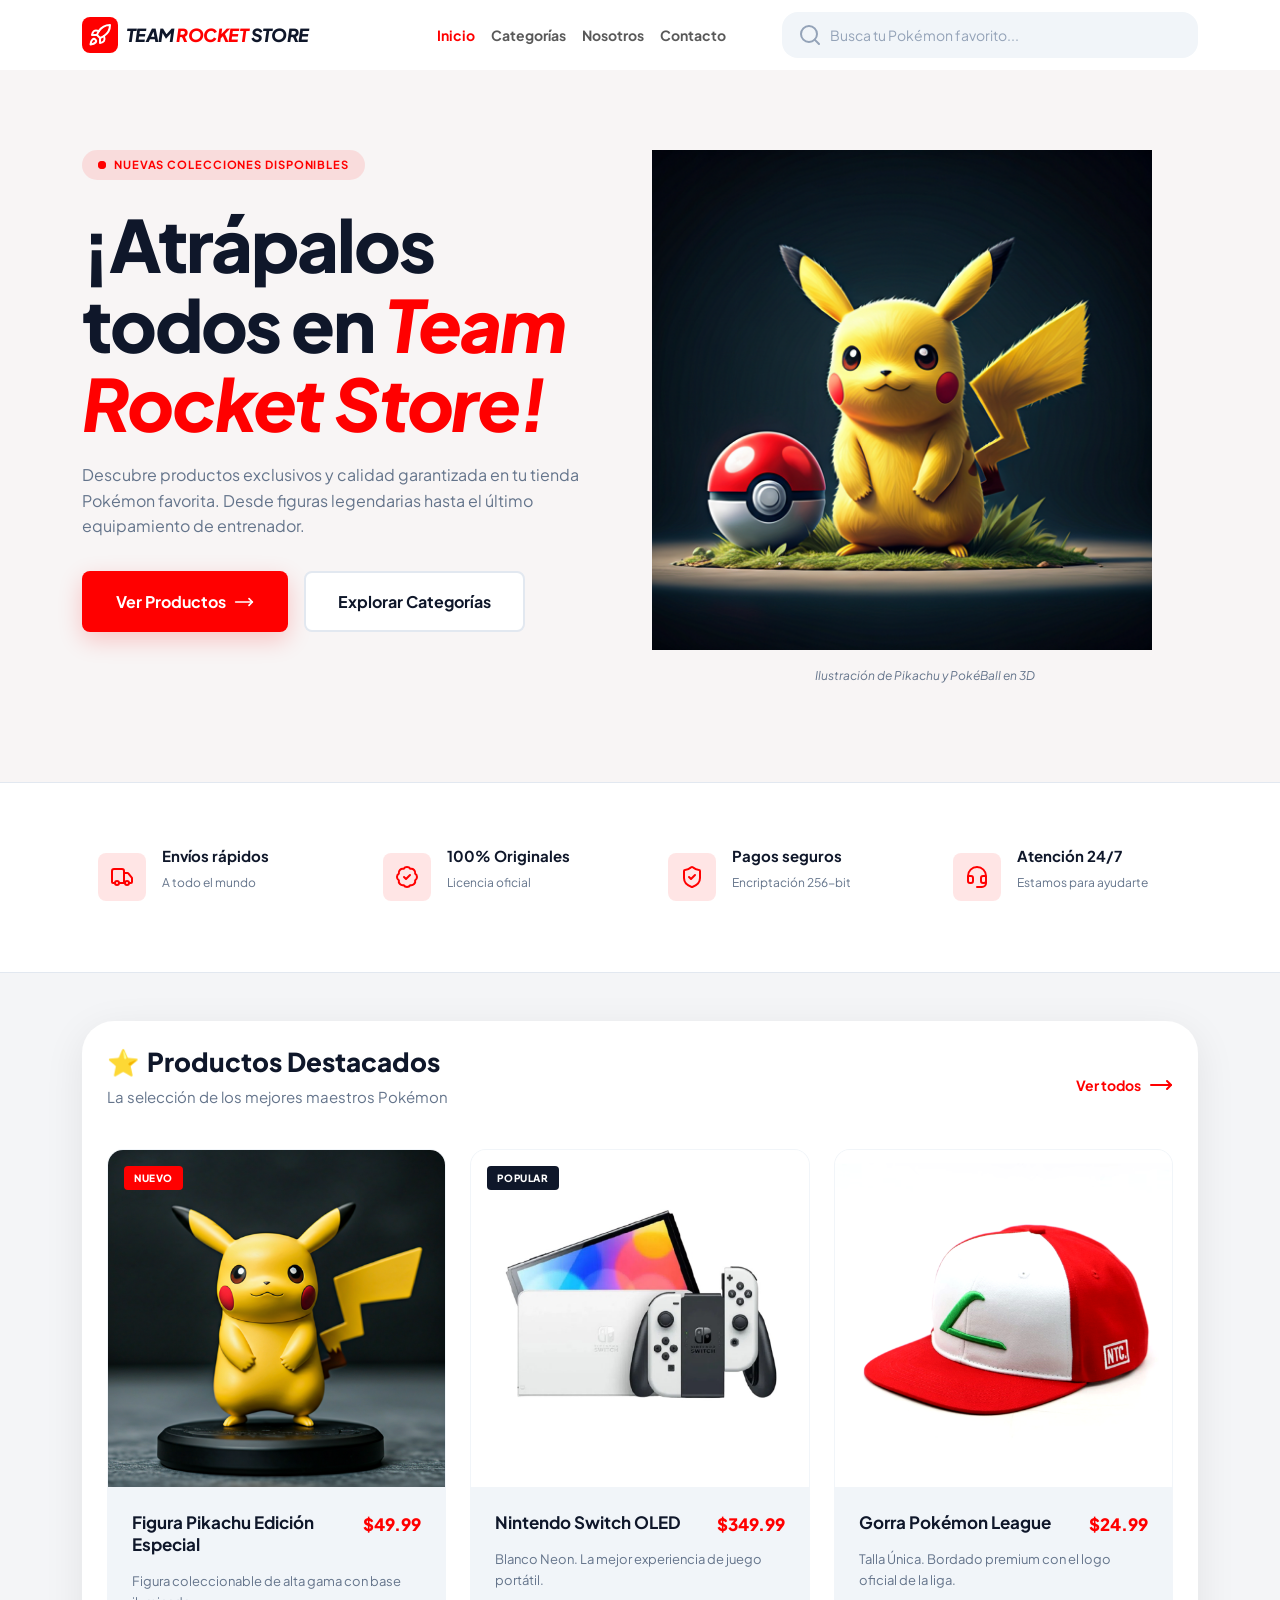
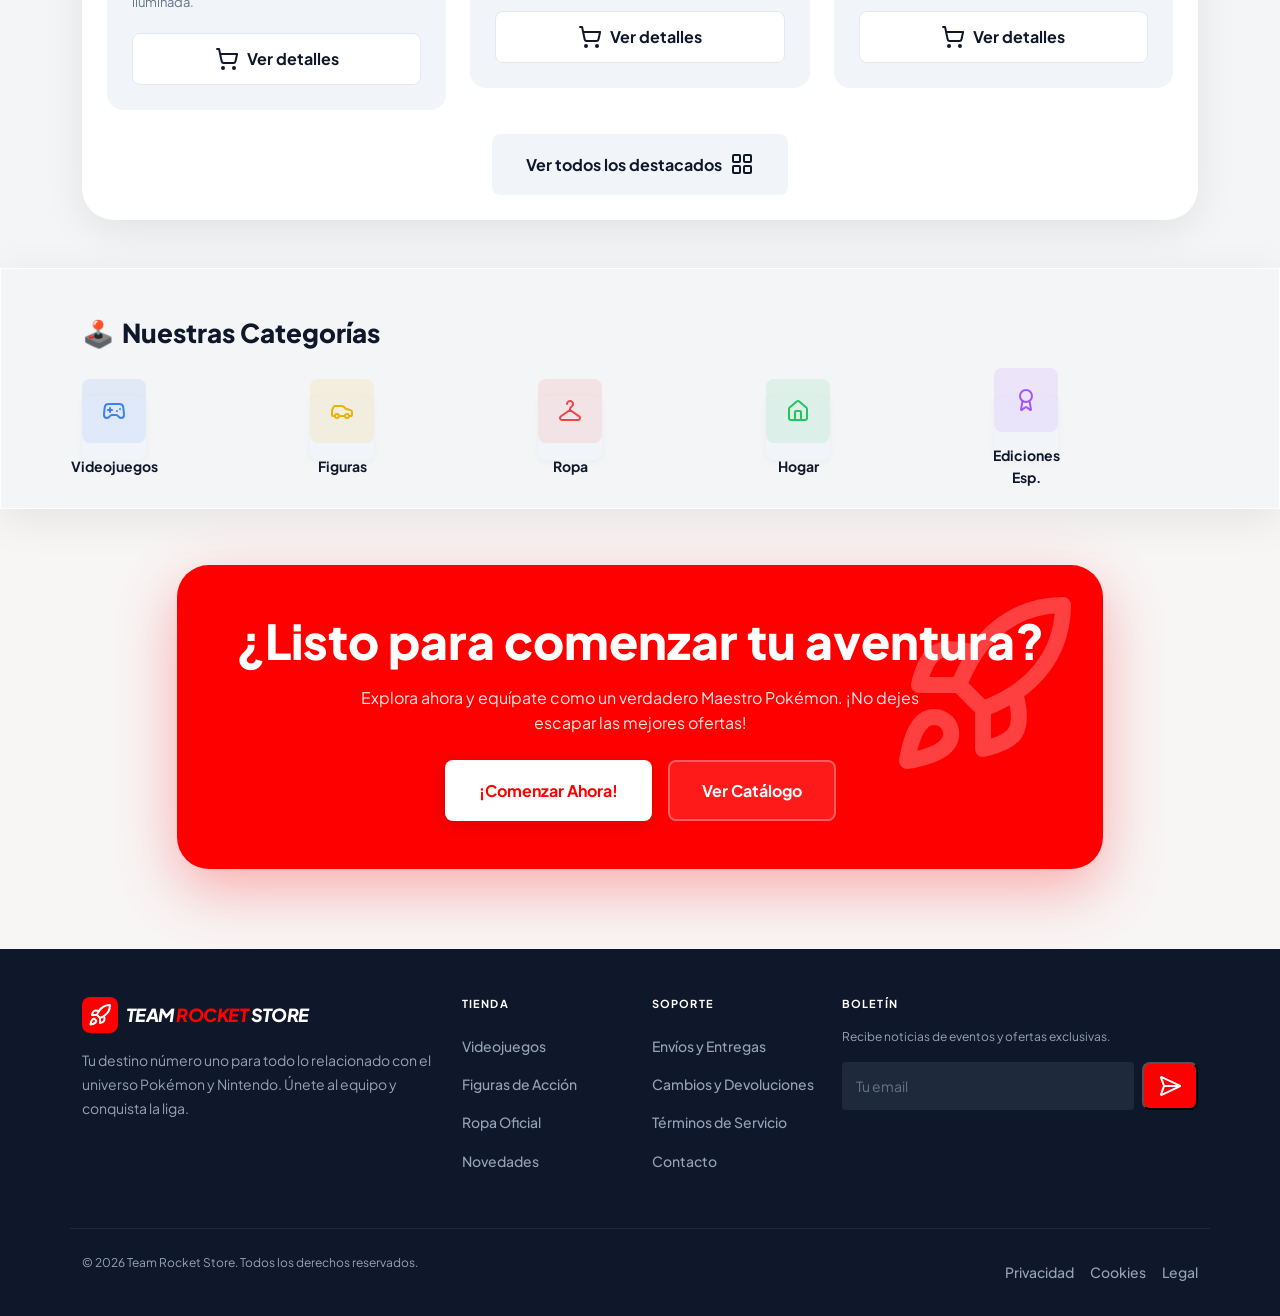
<file: index.html>
<!doctype html>
<html lang="es-PE">

<head>
    <meta charset="UTF-8">
    <meta name="viewport" content="width=device-width, initial-scale=1.0">
    <meta name="description"
        content="Team Rocket Store - Tu tienda de Pokémon y Nintendo número uno. Figuras, videojuegos, ropa y ediciones especiales.">
    <title>Team Rocket Store - Pokémon & Nintendo Shop</title>
    <link rel="preconnect" href="https://fonts.googleapis.com">
    <link rel="preconnect" href="https://fonts.gstatic.com" crossorigin>
    <link href="https://fonts.googleapis.com/css2?family=Plus+Jakarta+Sans:wght@400;500;600;700;800&display=swap"
        rel="stylesheet">
    <link href="https://cdn.jsdelivr.net/npm/bootstrap@5.3.8/dist/css/bootstrap.min.css" rel="stylesheet"
        integrity="sha384-sRIl4kxILFvY47J16cr9ZwB07vP4J8+LH7qKQnuqkuIAvNWLzeN8tE5YBujZqJLB" crossorigin="anonymous">
    <link rel="stylesheet" href="/styles/main.css">
    <meta name="view-transition" content="same-origin">
</head>

<body>
    <header class="apc-site-header sticky-top py-1">
        <nav class="navbar navbar-expand-lg">
            <div class="container">
                <a href="/index.html" class="navbar-brand apc-logo" aria-label="Team Rocket Store - Inicio">
                    <div class="apc-logo__icon" aria-hidden="true">
                        <img src="/images/rocket.svg" alt="Rocket">
                    </div>
                    <span class="apc-logo__text">Team <span>Rocket</span> Store</span>
                </a>
                <button class="navbar-toggler" type="button" data-bs-toggle="collapse" data-bs-target="#navbarContent"
                    aria-controls="navbarContent" aria-expanded="false" aria-label="Toggle navigation">
                    <span class="navbar-toggler-icon"></span>
                </button>
                <div class="collapse navbar-collapse" id="navbarContent">
                    <ul class="navbar-nav ms-lg-auto me-lg-5 text-center text-lg-start">
                        <li class="nav-item">
                            <a class="nav-link active" aria-current="page" href="/index.html">Inicio</a>
                        </li>
                        <li class="nav-item">
                            <a class="nav-link" href="/categorias.html">Categorías</a>
                        </li>
                        <li class="nav-item">
                            <a class="nav-link" href="/nosotros.html">Nosotros</a>
                        </li>
                        <li class="nav-item">
                            <a class="nav-link" href="/contacto.html">Contacto</a>
                        </li>
                    </ul>
                    <form class="apc-search" role="search">
                        <div class="apc-search__wrapper">
                            <img src="/images/search.svg" class="apc-search__icon" alt="Search">
                            <label for="search-desktop" class="apc-visually-hidden">Buscar productos</label>
                            <input id="search-desktop" class="apc-search__input" type="search"
                                placeholder="Busca tu Pokémon favorito..."
                                aria-label="Buscar productos de Pokémon y Nintendo">
                        </div>
                    </form>
                </div>
            </div>
        </nav>
    </header>

    <main>
        <section class="apc-hero" aria-labelledby="hero-title">
            <div class="container">
                <div class="row">
                    <div class="col-12 col-lg-6">
                        <div class="apc-hero__content mb-5 mb-lg-0">
                            <div class="apc-hero__badge" role="note">
                                <span class="apc-hero__badge-dot" aria-hidden="true"></span>
                                Nuevas Colecciones Disponibles
                            </div>
                            <h2 id="hero-title" class="apc-hero__title">
                                ¡Atrápalos todos en <span>Team Rocket Store!</span>
                            </h2>
                            <p class="apc-hero__description">
                                Descubre productos exclusivos y calidad garantizada en tu tienda
                                Pokémon favorita. Desde figuras legendarias hasta el último
                                equipamiento de entrenador.
                            </p>
                            <div class="apc-hero__actions">
                                <a href="/categorias.html" class="apc-btn apc-btn--primary">
                                    Ver Productos
                                    <img src="/images/move-right.svg" class="apc-btn__icon" alt="Move Right"
                                        aria-hidden="true">
                                </a>
                                <a href="/categorias.html" class="apc-btn apc-btn--outline">
                                    Explorar Categorías
                                </a>
                            </div>
                        </div>
                    </div>
                    <div class="col-12 col-lg-6">
                        <figure class="apc-hero__visual">
                            <img class="apc-hero__image" src="/images/pikachu-hero.png"
                                alt="Ilustración de Pikachu y PokéBall en 3D">
                            <figcaption class="apc-hero__caption">Ilustración de Pikachu y PokéBall en 3D</figcaption>
                        </figure>
                    </div>
                </div>
            </div>
        </section>

        <section class="apc-benefits bg-white py-5 px-4" aria-label="Beneficios de comprar en Team Rocket Store">
            <div class="container">
                <div class="row">
                    <div class="col-12 col-md-6 col-lg-3">
                        <div class="apc-benefit-item">
                            <div class="apc-benefit-item__icon" aria-hidden="true">
                                <svg xmlns="http://www.w3.org/2000/svg" width="24" height="24" viewBox="0 0 24 24"
                                    fill="none" stroke="currentColor" stroke-width="2" stroke-linecap="round"
                                    stroke-linejoin="round">
                                    <path d="M14 18V6a2 2 0 0 0-2-2H4a2 2 0 0 0-2 2v11a1 1 0 0 0 1 1h2" />
                                    <path d="M15 18H9" />
                                    <path
                                        d="M19 18h2a1 1 0 0 0 1-1v-3.65a1 1 0 0 0-.22-.624l-3.48-4.35A1 1 0 0 0 17.52 8H14" />
                                    <circle cx="17" cy="18" r="2" />
                                    <circle cx="7" cy="18" r="2" />
                                </svg>
                            </div>
                            <div>
                                <h3 class="apc-benefit-item__title">Envíos rápidos</h3>
                                <p class="apc-benefit-item__subtitle">A todo el mundo</p>
                            </div>
                        </div>
                    </div>
                    <div class="col-12 col-md-6 col-lg-3">
                        <div class="apc-benefit-item">
                            <div class="apc-benefit-item__icon" aria-hidden="true">
                                <svg xmlns="http://www.w3.org/2000/svg" width="24" height="24" viewBox="0 0 24 24"
                                    fill="none" stroke="currentColor" stroke-width="2" stroke-linecap="round"
                                    stroke-linejoin="round">
                                    <path
                                        d="M3.85 8.62a4 4 0 0 1 4.78-4.77 4 4 0 0 1 6.74 0 4 4 0 0 1 4.78 4.78 4 4 0 0 1 0 6.74 4 4 0 0 1-4.77 4.78 4 4 0 0 1-6.75 0 4 4 0 0 1-4.78-4.77 4 4 0 0 1 0-6.76Z" />
                                    <path d="m9 12 2 2 4-4" />
                                </svg>
                            </div>
                            <div>
                                <h3 class="apc-benefit-item__title">100% Originales</h3>
                                <p class="apc-benefit-item__subtitle">Licencia oficial</p>
                            </div>
                        </div>
                    </div>
                    <div class="col-12 col-md-6 col-lg-3">
                        <div class="apc-benefit-item">
                            <div class="apc-benefit-item__icon" aria-hidden="true">
                                <svg xmlns="http://www.w3.org/2000/svg" width="24" height="24" viewBox="0 0 24 24"
                                    fill="none" stroke="currentColor" stroke-width="2" stroke-linecap="round"
                                    stroke-linejoin="round">
                                    <path
                                        d="M20 13c0 5-3.5 7.5-7.66 8.95a1 1 0 0 1-.67-.01C7.5 20.5 4 18 4 13V6a1 1 0 0 1 1-1c2 0 4.5-1.2 6.24-2.72a1.17 1.17 0 0 1 1.52 0C14.51 3.81 17 5 19 5a1 1 0 0 1 1 1z" />
                                    <path d="m9 12 2 2 4-4" />
                                </svg>
                            </div>
                            <div>
                                <h3 class="apc-benefit-item__title">Pagos seguros</h3>
                                <p class="apc-benefit-item__subtitle">Encriptación 256-bit</p>
                            </div>
                        </div>
                    </div>
                    <div class="col-12 col-md-6 col-lg-3">
                        <div class="apc-benefit-item">
                            <div class="apc-benefit-item__icon" aria-hidden="true">
                                <svg xmlns="http://www.w3.org/2000/svg" width="24" height="24" viewBox="0 0 24 24"
                                    fill="none" stroke="currentColor" stroke-width="2" stroke-linecap="round"
                                    stroke-linejoin="round">
                                    <path
                                        d="M3 11h3a2 2 0 0 1 2 2v3a2 2 0 0 1-2 2H5a2 2 0 0 1-2-2v-5Zm0 0a9 9 0 1 1 18 0m0 0v5a2 2 0 0 1-2 2h-1a2 2 0 0 1-2-2v-3a2 2 0 0 1 2-2h3Z" />
                                    <path d="M21 16v2a4 4 0 0 1-4 4h-5" />
                                </svg>
                            </div>
                            <div>
                                <h3 class="apc-benefit-item__title">Atención 24/7</h3>
                                <p class="apc-benefit-item__subtitle">Estamos para ayudarte</p>
                            </div>
                        </div>
                    </div>
                </div>
            </div>
        </section>

        <section class="section apc-section--alt py-5 px-4" aria-labelledby="products-title">
            <div class="container">
                <div class="row">
                    <div class="col">
                        <div class="apc-section__card bg-white p-4 rounded-5">
                            <div
                                class="d-flex flex-column flex-md-row justify-content-between align-items-end align-items-md-center mb-4 gap-3">
                                <div class="w-100">
                                    <h2 id="products-title" class="apc-section__title d-flex align-items-center gap-2">
                                        <span aria-hidden="true">⭐</span> Productos Destacados
                                    </h2>
                                    <p class="apc-section__subtitle mt-2">
                                        La selección de los mejores maestros Pokémon
                                    </p>
                                </div>
                                <a href="/categorias.html"
                                    class="apc-section__link d-inline-flex align-items-center gap-2">
                                    Ver todos
                                    <svg xmlns="http://www.w3.org/2000/svg" width="24" height="24" viewBox="0 0 24 24"
                                        fill="none" stroke="currentColor" stroke-width="2" stroke-linecap="round"
                                        stroke-linejoin="round">
                                        <path d="M18 8L22 12L18 16" />
                                        <path d="M2 12H22" />
                                    </svg>
                                </a>
                            </div>

                            <div class="row">
                                <div class="col-12 col-md-6 col-lg-4">
                                    <article class="apc-product-card">
                                        <div class="apc-product-card__image-wrapper">
                                            <img class="apc-product-card__image" src="/images/pikachu-toy.png"
                                                alt="Figura de acción coleccionable de Pikachu edición especial"
                                                style="view-transition-name: pikachu-image;">
                                            <span
                                                class="apc-product-card__badge apc-product-card__badge--new">Nuevo</span>
                                        </div>
                                        <div class="apc-product-card__body">
                                            <div class="apc-product-card__header">
                                                <h3 class="apc-product-card__name">
                                                    Figura Pikachu Edición Especial
                                                </h3>
                                                <span class="apc-product-card__price">$49.99</span>
                                            </div>
                                            <p class="apc-product-card__description">
                                                Figura coleccionable de alta gama con base iluminada.
                                            </p>
                                            <a href="/productos/figura-pikachu.html" class="apc-product-card__action"
                                                aria-label="Ver Figura Pikachu Edición Especial">
                                                <svg xmlns="http://www.w3.org/2000/svg" width="24" height="24"
                                                    viewBox="0 0 24 24" fill="none" stroke="currentColor"
                                                    stroke-width="2" stroke-linecap="round" stroke-linejoin="round">
                                                    <circle cx="8" cy="21" r="1" />
                                                    <circle cx="19" cy="21" r="1" />
                                                    <path
                                                        d="M2.05 2.05h2l2.66 12.42a2 2 0 0 0 2 1.58h9.78a2 2 0 0 0 1.95-1.57l1.65-7.43H5.12" />
                                                </svg>
                                                Ver detalles
                                            </a>
                                        </div>
                                    </article>
                                </div>
                                <div class="col-12 col-md-6 col-lg-4">
                                    <article class="apc-product-card">
                                        <div class="apc-product-card__image-wrapper">
                                            <img class="apc-product-card__image" src="/images/switch-oled.jpg"
                                                alt="Consola Nintendo Switch modelo OLED color blanco"
                                                style="view-transition-name: switch-image;">
                                            <span
                                                class="apc-product-card__badge apc-product-card__badge--popular">Popular</span>
                                        </div>
                                        <div class="apc-product-card__body">
                                            <div class="apc-product-card__header">
                                                <h3 class="apc-product-card__name">Nintendo Switch OLED</h3>
                                                <span class="apc-product-card__price">$349.99</span>
                                            </div>
                                            <p class="apc-product-card__description">
                                                Blanco Neon. La mejor experiencia de juego portátil.
                                            </p>
                                            <a href="/productos/switch-oled.html" class="apc-product-card__action"
                                                aria-label="Ver Nintendo Switch OLED">
                                                <svg xmlns="http://www.w3.org/2000/svg" width="24" height="24"
                                                    viewBox="0 0 24 24" fill="none" stroke="currentColor"
                                                    stroke-width="2" stroke-linecap="round" stroke-linejoin="round">
                                                    <circle cx="8" cy="21" r="1" />
                                                    <circle cx="19" cy="21" r="1" />
                                                    <path
                                                        d="M2.05 2.05h2l2.66 12.42a2 2 0 0 0 2 1.58h9.78a2 2 0 0 0 1.95-1.57l1.65-7.43H5.12" />
                                                </svg>
                                                Ver detalles
                                            </a>
                                        </div>
                                    </article>
                                </div>
                                <div class="col-12 col-md-6 col-lg-4">
                                    <article class="apc-product-card">
                                        <div class="apc-product-card__image-wrapper">
                                            <img class="apc-product-card__image" src="/images/gorra-league.png"
                                                alt="Gorra oficial bordada de la Liga Pokémon"
                                                style="view-transition-name: gorra-image;">
                                        </div>
                                        <div class="apc-product-card__body">
                                            <div class="apc-product-card__header">
                                                <h3 class="apc-product-card__name">Gorra Pokémon League</h3>
                                                <span class="apc-product-card__price">$24.99</span>
                                            </div>
                                            <p class="apc-product-card__description">
                                                Talla Única. Bordado premium con el logo oficial de la liga.
                                            </p>
                                            <a href="/productos/gorra-league.html" class="apc-product-card__action"
                                                aria-label="Ver Gorra Pokémon League">
                                                <svg xmlns="http://www.w3.org/2000/svg" width="24" height="24"
                                                    viewBox="0 0 24 24" fill="none" stroke="currentColor"
                                                    stroke-width="2" stroke-linecap="round" stroke-linejoin="round">
                                                    <circle cx="8" cy="21" r="1" />
                                                    <circle cx="19" cy="21" r="1" />
                                                    <path
                                                        d="M2.05 2.05h2l2.66 12.42a2 2 0 0 0 2 1.58h9.78a2 2 0 0 0 1.95-1.57l1.65-7.43H5.12" />
                                                </svg>
                                                Ver detalles
                                            </a>
                                        </div>
                                    </article>
                                </div>
                            </div>

                            <div class="text-center mt-4">
                                <a href="/categorias.html" class="apc-btn apc-btn--neutral">
                                    Ver todos los destacados
                                    <svg xmlns="http://www.w3.org/2000/svg" width="24" height="24" viewBox="0 0 24 24"
                                        fill="none" stroke="currentColor" stroke-width="2" stroke-linecap="round"
                                        stroke-linejoin="round">
                                        <rect width="7" height="7" x="3" y="3" rx="1" />
                                        <rect width="7" height="7" x="14" y="3" rx="1" />
                                        <rect width="7" height="7" x="14" y="14" rx="1" />
                                        <rect width="7" height="7" x="3" y="14" rx="1" />
                                    </svg>
                                </a>
                            </div>
                        </div>
                    </div>
                </div>
            </div>
        </section>

        <section class="apc-section--alt" aria-labelledby="categories-title">
            <div class="apc-section__card py-5">
                <div class="container">
                    <div class="row">
                        <div class="col">
                            <h2 id="categories-title" class="apc-section__title d-flex align-items-center gap-2 mb-5">
                                <span aria-hidden="true">🕹️</span> Nuestras Categorías
                            </h2>

                            <div class="row">
                                <div class="col-6 col-md-4 col-lg">
                                    <a href="/categorias.html#videojuegos" class="apc-home-category-card mb-4 mb-lg-0"
                                        aria-label="Videojuegos">
                                        <div class="apc-home-category-card__icon apc-home-category-card__icon--blue"
                                            aria-hidden="true">
                                            <svg xmlns="http://www.w3.org/2000/svg" width="24" height="24"
                                                viewBox="0 0 24 24" fill="none" stroke="currentColor" stroke-width="2"
                                                stroke-linecap="round" stroke-linejoin="round">
                                                <line x1="6" x2="10" y1="11" y2="11" />
                                                <line x1="8" x2="8" y1="9" y2="13" />
                                                <line x1="15" x2="15.01" y1="12" y2="12" />
                                                <line x1="18" x2="18.01" y1="10" y2="10" />
                                                <path
                                                    d="M17.32 5H6.68a4 4 0 0 0-3.978 3.59c-.006.052-.01.101-.017.152C2.604 9.416 2 14.456 2 16a3 3 0 0 0 3 3c1 0 1.5-.5 2-1l1.414-1.414A2 2 0 0 1 9.828 16h4.344a2 2 0 0 1 1.414.586L17 18c.5.5 1 1 2 1a3 3 0 0 0 3-3c0-1.545-.604-6.584-.685-7.258-.007-.05-.011-.1-.017-.151A4 4 0 0 0 17.32 5z" />
                                            </svg>
                                        </div>
                                        <span class="apc-home-category-card__label">Videojuegos</span>
                                    </a>
                                </div>
                                <div class="col-6 col-md-4 col-lg">
                                    <a href="/categorias.html#figuras" class="apc-home-category-card mb-4 mb-lg-0"
                                        aria-label="Figuras">
                                        <div class="apc-home-category-card__icon apc-home-category-card__icon--yellow"
                                            aria-hidden="true">
                                            <svg xmlns="http://www.w3.org/2000/svg" width="24" height="24"
                                                viewBox="0 0 24 24" fill="none" stroke="currentColor" stroke-width="2"
                                                stroke-linecap="round" stroke-linejoin="round">
                                                <path
                                                    d="M19 17h2c.6 0 1-.4 1-1v-3c0-.9-.7-1.7-1.5-1.9C18.7 10.6 16 10 16 10s-1.3-1.4-2.2-2.3c-.5-.4-1.1-.7-1.8-.7H5c-.6 0-1.1.4-1.4.9l-1.4 2.9A3.7 3.7 0 0 0 2 12v4c0 .6.4 1 1 1h2" />
                                                <circle cx="7" cy="17" r="2" />
                                                <path d="M9 17h6" />
                                                <circle cx="17" cy="17" r="2" />
                                            </svg>
                                        </div>
                                        <span class="apc-home-category-card__label">Figuras</span>
                                    </a>
                                </div>
                                <div class="col-6 col-md-4 col-lg">
                                    <a href="/categorias.html#ropa" class="apc-home-category-card mb-4 mb-lg-0"
                                        aria-label="Ropa">
                                        <div class="apc-home-category-card__icon apc-home-category-card__icon--red"
                                            aria-hidden="true">
                                            <svg xmlns="http://www.w3.org/2000/svg" width="24" height="24"
                                                viewBox="0 0 24 24" fill="none" stroke="currentColor" stroke-width="2"
                                                stroke-linecap="round" stroke-linejoin="round">
                                                <path d="M9 5a3 3 0 1 1 5.1 2.1l-1.5 1.5A2 2 0 0 0 12 10v1" />
                                                <path d="M4 21a2 2 0 0 1-1.1-3.7L12 11l9.2 6.4A2 2 0 0 1 20 21Z" />
                                            </svg>
                                        </div>
                                        <span class="apc-home-category-card__label">Ropa</span>
                                    </a>
                                </div>
                                <div class="col-6 col-md-4 col-lg">
                                    <a href="/categorias.html#hogar" class="apc-home-category-card mb-4 mb-lg-0"
                                        aria-label="Hogar">
                                        <div class="apc-home-category-card__icon apc-home-category-card__icon--green"
                                            aria-hidden="true">
                                            <svg xmlns="http://www.w3.org/2000/svg" width="24" height="24"
                                                viewBox="0 0 24 24" fill="none" stroke="currentColor" stroke-width="2"
                                                stroke-linecap="round" stroke-linejoin="round">
                                                <path d="M15 21v-8a1 1 0 0 0-1-1h-4a1 1 0 0 0-1 1v8" />
                                                <path
                                                    d="M3 10a2 2 0 0 1 .709-1.528l7-6a2 2 0 0 1 2.582 0l7 6A2 2 0 0 1 21 10v9a2 2 0 0 1-2 2H5a2 2 0 0 1-2-2z" />
                                            </svg>
                                        </div>
                                        <span class="apc-home-category-card__label">Hogar</span>
                                    </a>
                                </div>
                                <div class="col-6 col-md-4 col-lg">
                                    <a href="/categorias.html#ediciones-especiales"
                                        class="apc-home-category-card mb-4 mb-lg-0" aria-label="Ediciones Especiales">
                                        <div class="apc-home-category-card__icon apc-home-category-card__icon--purple"
                                            aria-hidden="true">
                                            <svg xmlns="http://www.w3.org/2000/svg" width="24" height="24"
                                                viewBox="0 0 24 24" fill="none" stroke="currentColor" stroke-width="2"
                                                stroke-linecap="round" stroke-linejoin="round">
                                                <path
                                                    d="m15.477 12.89 1.515 8.526a.5.5 0 0 1-.81.47l-3.58-2.687a1 1 0 0 0-1.197 0l-3.586 2.686a.5.5 0 0 1-.81-.469l1.514-8.526" />
                                                <circle cx="12" cy="8" r="6" />
                                            </svg>
                                        </div>
                                        <span class="apc-home-category-card__label">Ediciones Esp.</span>
                                    </a>
                                </div>
                            </div>
                        </div>
                    </div>
                </div>
            </div>
        </section>

        <section class="apc-cta" aria-labelledby="cta-title">
            <div class="container">
                <div class="row justify-content-center">
                    <div class="col-12 col-md-11 col-lg-10">
                        <div class="apc-cta__inner px-4 py-5 text-center text-white rounded-5 position-relative">
                            <img src="/images/rocket.svg" alt="Rocket"
                                class="apc-cta__decoration position-absolute top-0 end-0 p-4" aria-hidden="true">
                            <div class="apc-cta__content position-relative">
                                <h2 id="cta-title" class="apc-cta__title mb-3">
                                    ¿Listo para comenzar tu aventura?
                                </h2>
                                <p class="apc-cta__description mb-4 mx-auto">
                                    Explora ahora y equípate como un verdadero Maestro Pokémon. ¡No
                                    dejes escapar las mejores ofertas!
                                </p>
                                <div
                                    class="d-flex flex-column flex-sm-row align-items-center justify-content-center gap-3">
                                    <a href="/categorias.html" class="apc-btn apc-btn--ghost-white">¡Comenzar Ahora!</a>
                                    <a href="/categorias.html" class="apc-btn apc-btn--outline-white">Ver Catálogo</a>
                                </div>
                            </div>
                        </div>
                    </div>
                </div>
            </div>
        </section>
    </main>

    <footer class="apc-site-footer pt-5 px-4 pb-4">
        <div class="container">
            <div class="row">
                <div class="col-12 col-md-6 col-lg-4">
                    <a href="/index.html" class="apc-logo" aria-label="Team Rocket Store">
                        <div class="apc-logo__icon" aria-hidden="true">
                            <img src="/images/rocket.svg" alt="Rocket">
                        </div>
                        <span class="apc-logo__text text-white">Team <span>Rocket</span> Store</span>
                    </a>
                    <p class="apc-site-footer__brand-description mt-3">
                        Tu destino número uno para todo lo relacionado con el universo
                        Pokémon y Nintendo. Únete al equipo y conquista la liga.
                    </p>
                </div>
                <div class="col-12 col-md-6 col-lg-2">
                    <nav aria-label="Links de la tienda">
                        <h3 class="apc-site-footer__heading text-uppercase text-white mb-3">Tienda</h3>
                        <ul class="nav flex-column">
                            <li class="nav-item">
                                <a href="/categorias.html#videojuegos" class="nav-link">
                                    Videojuegos
                                </a>
                            </li>
                            <li class="nav-item">
                                <a href="/categorias.html#figuras" class="nav-link">
                                    Figuras de Acción
                                </a>
                            </li>
                            <li class="nav-item">
                                <a href="/categorias.html#ropa" class="nav-link">
                                    Ropa Oficial
                                </a>
                            </li>
                            <li class="nav-item">
                                <a href="/categorias.html#ediciones-especiales" class="nav-link">
                                    Novedades
                                </a>
                            </li>
                        </ul>
                    </nav>
                </div>
                <div class="col-12 col-md-6 col-lg-2">
                    <nav aria-label="Links de soporte">
                        <h3 class="apc-site-footer__heading text-uppercase text-white mb-3">Soporte</h3>
                        <ul class="nav flex-column">
                            <li class="nav-item">
                                <a href="#" class="nav-link">Envíos y Entregas</a>
                            </li>
                            <li class="nav-item">
                                <a href="#" class="nav-link">Cambios y Devoluciones</a>
                            </li>
                            <li class="nav-item">
                                <a href="#" class="nav-link">Términos de Servicio</a>
                            </li>
                            <li class="nav-item">
                                <a href="/contacto.html" class="nav-link">Contacto</a>
                            </li>
                        </ul>
                    </nav>
                </div>
                <div class="col-12 col-md-6 col-lg-4">
                    <h3 class="apc-site-footer__heading text-uppercase text-white mb-3">Boletín</h3>
                    <p class="apc-site-footer__newsletter-text mb-3">
                        Recibe noticias de eventos y ofertas exclusivas.
                    </p>
                    <form class="d-flex gap-2" aria-label="Formulario de suscripción al boletín">
                        <label for="newsletter-email" class="apc-visually-hidden">Tu correo electrónico</label>
                        <input id="newsletter-email" class="apc-site-footer__newsletter-input border-0 rounded-1"
                            type="email" placeholder="Tu email" required>
                        <button class="apc-site-footer__newsletter-btn" type="submit"
                            aria-label="Suscribirse al boletín">
                            <svg xmlns="http://www.w3.org/2000/svg" width="24" height="24" viewBox="0 0 24 24"
                                fill="none" stroke="currentColor" stroke-width="2" stroke-linecap="round"
                                stroke-linejoin="round">
                                <path
                                    d="M3.714 3.048a.498.498 0 0 0-.683.627l2.843 7.627a2 2 0 0 1 0 1.396l-2.842 7.627a.498.498 0 0 0 .682.627l18-8.5a.5.5 0 0 0 0-.904z" />
                                <path d="M6 12h16" />
                            </svg>
                        </button>
                    </form>
                </div>
            </div>
        </div>

        <div class="container apc-site-footer__bottom mt-5 pt-4">
            <div class="row">
                <div class="col-12 col-md-6 col-lg-6">
                    <p>© 2026 Team Rocket Store. Todos los derechos reservados.</p>
                </div>
                <div class="col-12 col-md-6 col-lg-6">
                    <ul class="nav gap-3 justify-content-center justify-content-md-end" aria-label="Links legales">
                        <li class="nav-item">
                            <a class="nav-link" href="#">Privacidad</a>
                        </li>
                        <li class="nav-item">
                            <a class="nav-link" href="#">Cookies</a>
                        </li>
                        <li class="nav-item">
                            <a class="nav-link" href="#">Legal</a>
                        </li>
                    </ul>
                </div>
            </div>
        </div>
    </footer>
    <script src="https://cdn.jsdelivr.net/npm/bootstrap@5.3.8/dist/js/bootstrap.bundle.min.js"
        integrity="sha384-FKyoEForCGlyvwx9Hj09JcYn3nv7wiPVlz7YYwJrWVcXK/BmnVDxM+D2scQbITxI"
        crossorigin="anonymous"></script>
</body>

</html>
</file>
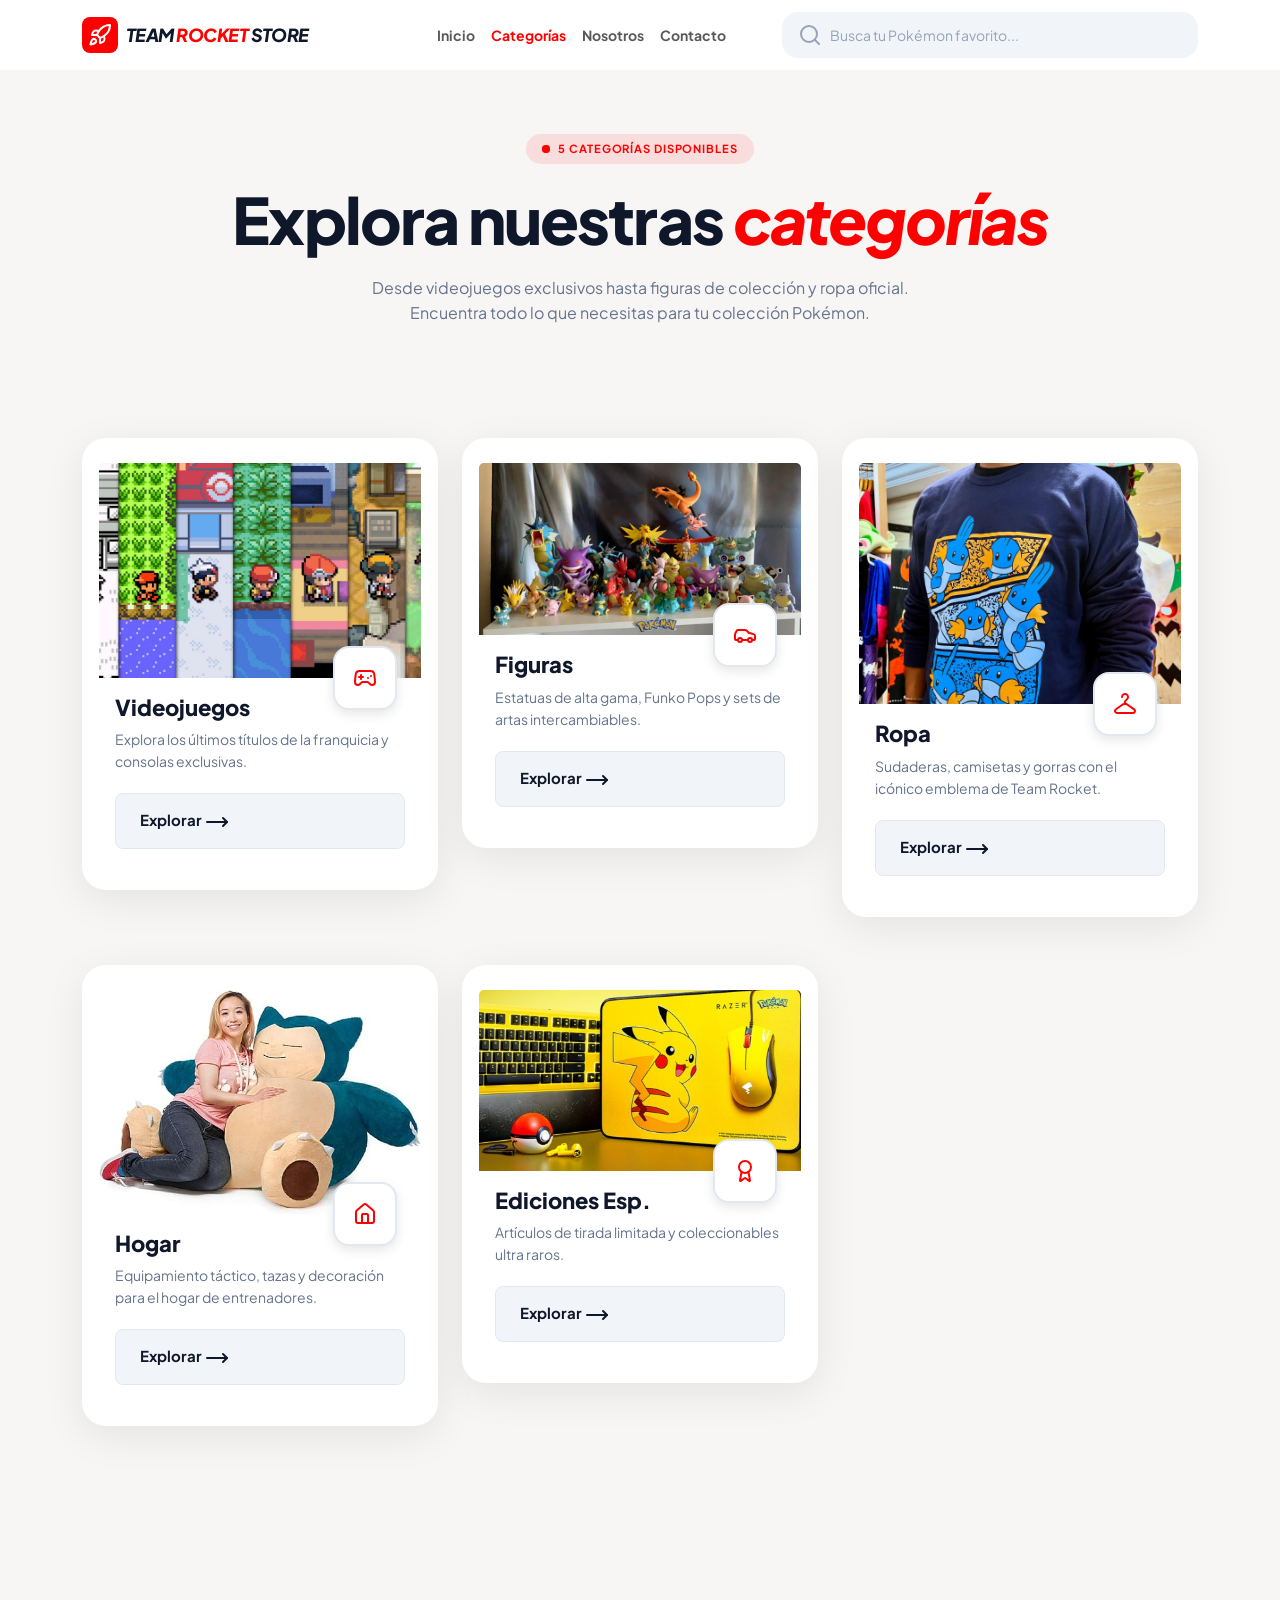
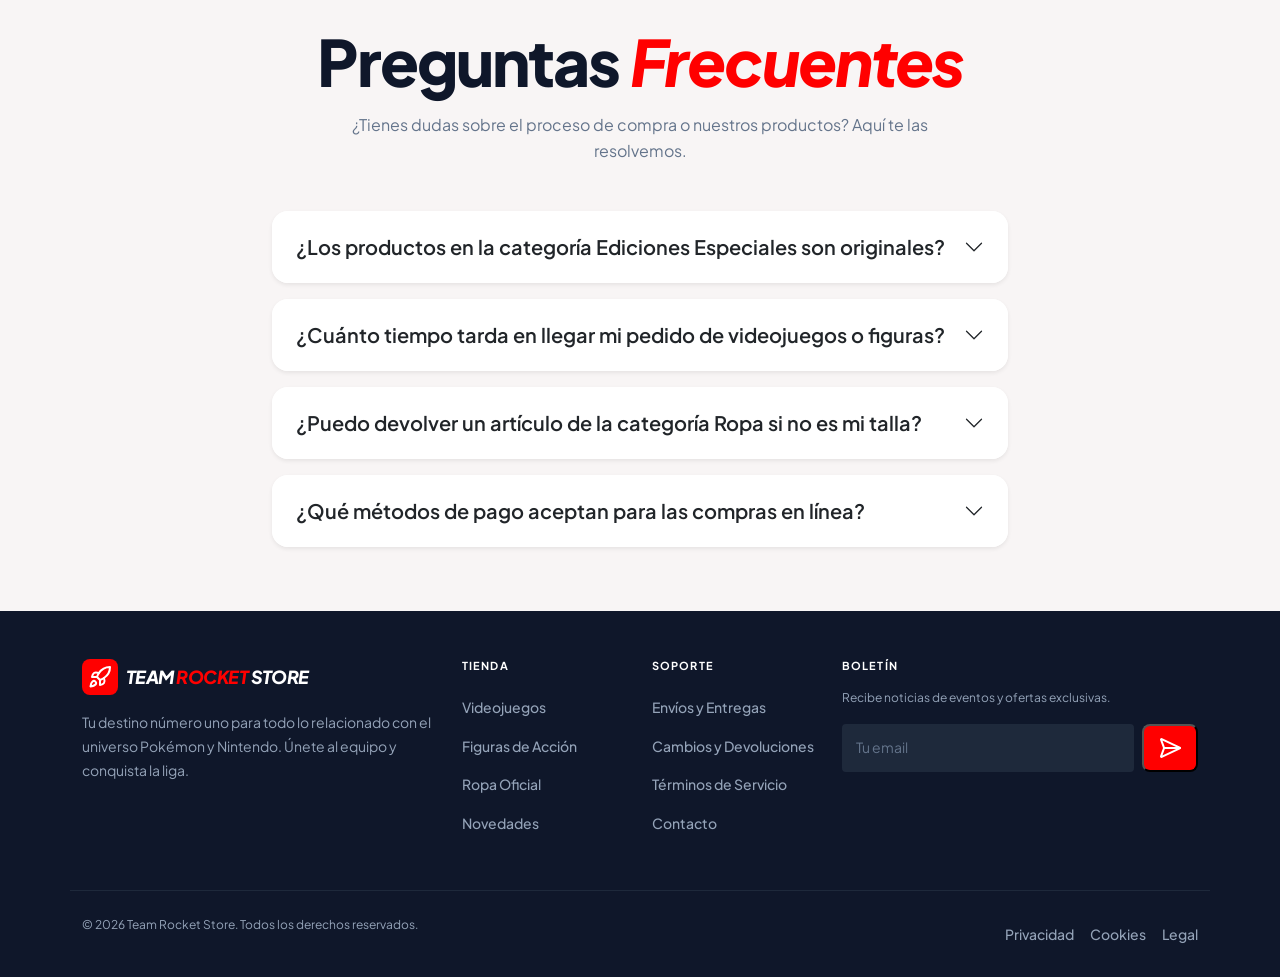
<file: categorias.html>
<!doctype html>
<html lang="es-PE">

<head>
    <meta charset="UTF-8">
    <meta name="viewport" content="width=device-width, initial-scale=1.0">
    <meta name="description"
        content="Team Rocket Store - Explora todas las categorías de productos Pokémon y Nintendo. Figuras, videojuegos, ropa y ediciones especiales.">
    <title>Categorías - Team Rocket Store</title>
    <link rel="preconnect" href="https://fonts.googleapis.com">
    <link rel="preconnect" href="https://fonts.gstatic.com" crossorigin>
    <link href="https://fonts.googleapis.com/css2?family=Plus+Jakarta+Sans:wght@400;500;600;700;800&display=swap"
        rel="stylesheet">
    <link href="https://cdn.jsdelivr.net/npm/bootstrap@5.3.8/dist/css/bootstrap.min.css" rel="stylesheet"
        integrity="sha384-sRIl4kxILFvY47J16cr9ZwB07vP4J8+LH7qKQnuqkuIAvNWLzeN8tE5YBujZqJLB" crossorigin="anonymous">
    <link rel="stylesheet" href="styles/main.css">
    <meta name="view-transition" content="same-origin">
</head>

<body>
    <header class="apc-site-header sticky-top py-1">
        <nav class="navbar navbar-expand-lg">
            <div class="container">
                <a href="/index.html" class="navbar-brand apc-logo" aria-label="Team Rocket Store - Inicio">
                    <div class="apc-logo__icon" aria-hidden="true">
                        <img src="/images/rocket.svg" alt="Rocket">
                    </div>
                    <span class="apc-logo__text">Team <span>Rocket</span> Store</span>
                </a>
                <button class="navbar-toggler" type="button" data-bs-toggle="collapse" data-bs-target="#navbarContent"
                    aria-controls="navbarContent" aria-expanded="false" aria-label="Toggle navigation">
                    <span class="navbar-toggler-icon"></span>
                </button>
                <div class="collapse navbar-collapse" id="navbarContent">
                    <ul class="navbar-nav ms-lg-auto me-lg-5 text-center text-lg-start">
                        <li class="nav-item">
                            <a class="nav-link" href="/index.html">Inicio</a>
                        </li>
                        <li class="nav-item">
                            <a class="nav-link active" aria-current="page" href="/categorias.html">Categorías</a>
                        </li>
                        <li class="nav-item">
                            <a class="nav-link" href="/nosotros.html">Nosotros</a>
                        </li>
                        <li class="nav-item">
                            <a class="nav-link" href="/contacto.html">Contacto</a>
                        </li>
                    </ul>
                    <form class="apc-search" role="search">
                        <div class="apc-search__wrapper">
                            <img src="/images/search.svg" class="apc-search__icon" alt="Search">
                            <label for="search-desktop" class="apc-visually-hidden">Buscar productos</label>
                            <input id="search-desktop" class="apc-search__input" type="search"
                                placeholder="Busca tu Pokémon favorito..."
                                aria-label="Buscar productos de Pokémon y Nintendo">
                        </div>
                    </form>
                </div>
            </div>
        </nav>
    </header>

    <main>
        <section class="apc-categories-hero" aria-labelledby="categories-title">

            <div class="container">
                <div class="row">
                    <div class="col">
                        <div class="apc-categories-hero__badge" role="note">
                            <span class="apc-categories-hero__badge-dot" aria-hidden="true"></span>
                            5 Categorías Disponibles
                        </div>
                        <h1 id="categories-title" class="apc-categories-hero__title">
                            Explora nuestras <span>categorías</span>
                        </h1>
                        <p class="apc-categories-hero__description">
                            Desde videojuegos exclusivos hasta figuras de colección y ropa oficial.
                            Encuentra todo lo que necesitas para tu colección Pokémon.
                        </p>
                    </div>
                </div>
            </div>
        </section>

        <section class="apc-categories-section" aria-labelledby="categories-grid-title">
            <h2 id="categories-grid-title" class="apc-visually-hidden">Lista de categorías</h2>
            <div class="container">
                <div class="row">
                    <div class="col-12 col-md-6 col-lg-4">
                        <article class="card mb-5 apc-category-card apc-category-card--image" id="videojuegos">
                            <img src="/images/pokemon-games.jpeg" alt="Videojuegos de Pokémon" class="card-img-top">
                            <div class="card-body position-relative">
                                <div class="apc-category-card__icon-wrapper">
                                    <svg xmlns="http://www.w3.org/2000/svg" width="24" height="24" viewBox="0 0 24 24"
                                        fill="none" stroke="currentColor" stroke-width="2" stroke-linecap="round"
                                        stroke-linejoin="round">
                                        <line x1="6" x2="10" y1="11" y2="11" />
                                        <line x1="8" x2="8" y1="9" y2="13" />
                                        <line x1="15" x2="15.01" y1="12" y2="12" />
                                        <line x1="18" x2="18.01" y1="10" y2="10" />
                                        <path
                                            d="M17.32 5H6.68a4 4 0 0 0-3.978 3.59c-.006.052-.01.101-.017.152C2.604 9.416 2 14.456 2 16a3 3 0 0 0 3 3c1 0 1.5-.5 2-1l1.414-1.414A2 2 0 0 1 9.828 16h4.344a2 2 0 0 1 1.414.586L17 18c.5.5 1 1 2 1a3 3 0 0 0 3-3c0-1.545-.604-6.584-.685-7.258-.007-.05-.011-.1-.017-.151A4 4 0 0 0 17.32 5z" />
                                    </svg>
                                </div>
                                <h3 class="card-title apc-category-card__title">Videojuegos</h3>
                                <p class="card-text apc-category-card__description">
                                    Explora los últimos títulos de la franquicia y consolas exclusivas.
                                </p>
                                <a href="#" class="apc-category-card__btn d-block" aria-label="Explorar Videojuegos">
                                    Explorar
                                    <svg xmlns="http://www.w3.org/2000/svg" width="24" height="24" viewBox="0 0 24 24"
                                        fill="none" stroke="currentColor" stroke-width="2" stroke-linecap="round"
                                        stroke-linejoin="round">
                                        <path d="M18 8L22 12L18 16" />
                                        <path d="M2 12H22" />
                                    </svg>
                                </a>
                            </div>
                        </article>
                    </div>
                    <div class="col-12 col-md-6 col-lg-4">
                        <article class="card mb-5 apc-category-card apc-category-card--image" id="figuras">
                            <img src="/images/pokemon-figuras.jpg" alt="Figuras de acción de colección"
                                class="card-img-top">
                            <div class="card-body position-relative">
                                <div class="apc-category-card__icon-wrapper">
                                    <svg xmlns="http://www.w3.org/2000/svg" width="24" height="24" viewBox="0 0 24 24"
                                        fill="none" stroke="currentColor" stroke-width="2" stroke-linecap="round"
                                        stroke-linejoin="round">
                                        <path
                                            d="M19 17h2c.6 0 1-.4 1-1v-3c0-.9-.7-1.7-1.5-1.9C18.7 10.6 16 10 16 10s-1.3-1.4-2.2-2.3c-.5-.4-1.1-.7-1.8-.7H5c-.6 0-1.1.4-1.4.9l-1.4 2.9A3.7 3.7 0 0 0 2 12v4c0 .6.4 1 1 1h2" />
                                        <circle cx="7" cy="17" r="2" />
                                        <path d="M9 17h6" />
                                        <circle cx="17" cy="17" r="2" />
                                    </svg>
                                </div>
                                <h3 class="card-title apc-category-card__title">Figuras</h3>
                                <p class="card-text apc-category-card__description">Estatuas de alta gama, Funko
                                    Pops y sets de
                                    artas intercambiables.</p>
                                <a href="#" class="apc-category-card__btn d-block" aria-label="Explorar Figuras">
                                    Explorar
                                    <svg xmlns="http://www.w3.org/2000/svg" width="24" height="24" viewBox="0 0 24 24"
                                        fill="none" stroke="currentColor" stroke-width="2" stroke-linecap="round"
                                        stroke-linejoin="round">
                                        <path d="M18 8L22 12L18 16" />
                                        <path d="M2 12H22" />
                                    </svg>
                                </a>
                            </div>
                        </article>
                    </div>
                    <div class="col-12 col-md-6 col-lg-4">
                        <article class="card mb-5 apc-category-card apc-category-card--image" id="ropa">
                            <img src="/images/ropa-pokemon.jpg" alt="Ropa urbana de estilo anime" class="card-img-top">
                            <div class="card-body position-relative">
                                <div class="apc-category-card__icon-wrapper">
                                    <svg xmlns="http://www.w3.org/2000/svg" width="24" height="24" viewBox="0 0 24 24"
                                        fill="none" stroke="currentColor" stroke-width="2" stroke-linecap="round"
                                        stroke-linejoin="round">
                                        <path d="M9 5a3 3 0 1 1 5.1 2.1l-1.5 1.5A2 2 0 0 0 12 10v1" />
                                        <path d="M4 21a2 2 0 0 1-1.1-3.7L12 11l9.2 6.4A2 2 0 0 1 20 21Z" />
                                    </svg>
                                </div>
                                <h3 class="card-title apc-category-card__title">Ropa</h3>
                                <p class="card-text apc-category-card__description">Sudaderas, camisetas y gorras con el
                                    icónico
                                    emblema de Team Rocket.</p>
                                <a href="#" class="apc-category-card__btn d-block" aria-label="Explorar Ropa">
                                    Explorar
                                    <svg xmlns="http://www.w3.org/2000/svg" width="24" height="24" viewBox="0 0 24 24"
                                        fill="none" stroke="currentColor" stroke-width="2" stroke-linecap="round"
                                        stroke-linejoin="round">
                                        <path d="M18 8L22 12L18 16" />
                                        <path d="M2 12H22" />
                                    </svg>
                                </a>
                            </div>
                        </article>
                    </div>
                    <div class="col-12 col-md-6 col-lg-4">
                        <article class="card mb-5 apc-category-card apc-category-card--image" id="hogar">
                            <img src="/images/sofa-snorlax.jpg" alt="Mochilas tácticas y decoración del hogar"
                                class="card-img-top">
                            <div class="card-body position-relative">
                                <div class="apc-category-card__icon-wrapper">
                                    <svg xmlns="http://www.w3.org/2000/svg" width="24" height="24" viewBox="0 0 24 24"
                                        fill="none" stroke="currentColor" stroke-width="2" stroke-linecap="round"
                                        stroke-linejoin="round">
                                        <path d="M15 21v-8a1 1 0 0 0-1-1h-4a1 1 0 0 0-1 1v8" />
                                        <path
                                            d="M3 10a2 2 0 0 1 .709-1.528l7-6a2 2 0 0 1 2.582 0l7 6A2 2 0 0 1 21 10v9a2 2 0 0 1-2 2H5a2 2 0 0 1-2-2z" />
                                    </svg>
                                </div>
                                <h3 class="card-title apc-category-card__title">Hogar</h3>
                                <p class="card-text apc-category-card__description">Equipamiento táctico, tazas y
                                    decoración para
                                    el hogar de entrenadores.</p>
                                <a href="#" class="apc-category-card__btn d-block" aria-label="Explorar Hogar">
                                    Explorar
                                    <svg xmlns="http://www.w3.org/2000/svg" width="24" height="24" viewBox="0 0 24 24"
                                        fill="none" stroke="currentColor" stroke-width="2" stroke-linecap="round"
                                        stroke-linejoin="round">
                                        <path d="M18 8L22 12L18 16" />
                                        <path d="M2 12H22" />
                                    </svg>
                                </a>
                            </div>
                        </article>
                    </div>
                    <div class="col-12 col-md-6 col-lg-4">
                        <article class="card mb-5 apc-category-card apc-category-card--image" id="ediciones-especiales">
                            <img src="/images/razer_pokemon_edicion_especial.jpg" alt="Ediciones limitadas exclusivas"
                                class="card-img-top">
                            <div class="card-body position-relative">
                                <div class="apc-category-card__icon-wrapper apc-category-card__icon-wrapper--primary">
                                    <svg xmlns="http://www.w3.org/2000/svg" width="24" height="24" viewBox="0 0 24 24"
                                        fill="none" stroke="currentColor" stroke-width="2" stroke-linecap="round"
                                        stroke-linejoin="round">
                                        <path
                                            d="m15.477 12.89 1.515 8.526a.5.5 0 0 1-.81.47l-3.58-2.687a1 1 0 0 0-1.197 0l-3.586 2.686a.5.5 0 0 1-.81-.469l1.514-8.526" />
                                        <circle cx="12" cy="8" r="6" />
                                    </svg>
                                </div>
                                <h3 class="card-title apc-category-card__title">Ediciones Esp.</h3>
                                <p class="card-text apc-category-card__description">Artículos de tirada limitada y
                                    coleccionables
                                    ultra raros.</p>
                                <a href="#" class="apc-category-card__btn d-block" aria-label="Explorar Hogar">
                                    Explorar
                                    <svg xmlns="http://www.w3.org/2000/svg" width="24" height="24" viewBox="0 0 24 24"
                                        fill="none" stroke="currentColor" stroke-width="2" stroke-linecap="round"
                                        stroke-linejoin="round">
                                        <path d="M18 8L22 12L18 16" />
                                        <path d="M2 12H22" />
                                    </svg>
                                </a>
                            </div>
                        </article>
                    </div>
                </div>
            </div>
        </section>

        <section class="apc-faq-section py-5 mt-4" aria-labelledby="faq-title">
            <div class="container">
                <div class="row justify-content-center">
                    <div class="col-12 col-lg-8">
                        <div class="text-center mb-5">
                            <h2 id="faq-title" class="apc-categories-hero__title h2 mb-3">Preguntas
                                <span>Frecuentes</span></h2>
                            <p class="apc-categories-hero__description">¿Tienes dudas sobre el proceso de compra o
                                nuestros productos? Aquí te las resolvemos.</p>
                        </div>

                        <div class="accordion apc-accordion" id="faqAccordion">
                            <div
                                class="accordion-item apc-accordion__item mb-3 border-0 rounded-4 shadow-sm overflow-hidden">
                                <h3 class="accordion-header" id="headingOne">
                                    <button
                                        class="accordion-button apc-accordion__button collapsed bg-white fs-5 fw-semibold p-4"
                                        type="button" data-bs-toggle="collapse" data-bs-target="#collapseOne"
                                        aria-expanded="false" aria-controls="collapseOne">
                                        ¿Los productos en la categoría Ediciones Especiales son originales?
                                    </button>
                                </h3>
                                <div id="collapseOne" class="accordion-collapse collapse" aria-labelledby="headingOne"
                                    data-bs-parent="#faqAccordion">
                                    <div
                                        class="accordion-body apc-accordion__body bg-white text-secondary px-4 pb-4 pt-1 lh-lg">
                                        Sí, todos nuestros productos son 100% originales e importados directamente. Las
                                        figuras y artículos de la sección de Ediciones Especiales incluyen su respectivo
                                        certificado de autenticidad emitido por el fabricante.
                                    </div>
                                </div>
                            </div>

                            <div
                                class="accordion-item apc-accordion__item mb-3 border-0 rounded-4 shadow-sm overflow-hidden">
                                <h3 class="accordion-header" id="headingTwo">
                                    <button
                                        class="accordion-button apc-accordion__button collapsed bg-white fs-5 fw-semibold p-4"
                                        type="button" data-bs-toggle="collapse" data-bs-target="#collapseTwo"
                                        aria-expanded="false" aria-controls="collapseTwo">
                                        ¿Cuánto tiempo tarda en llegar mi pedido de videojuegos o figuras?
                                    </button>
                                </h3>
                                <div id="collapseTwo" class="accordion-collapse collapse" aria-labelledby="headingTwo"
                                    data-bs-parent="#faqAccordion">
                                    <div
                                        class="accordion-body apc-accordion__body bg-white text-secondary px-4 pb-4 pt-1 lh-lg">
                                        El tiempo de entrega estándar es de 2 a 5 días hábiles a nivel nacional. Para
                                        zonas remotas, el envío podría demorar hasta 7 días hábiles. Te enviaremos un
                                        código de seguimiento en cuanto tu paquete salga de nuestro almacén.
                                    </div>
                                </div>
                            </div>

                            <div
                                class="accordion-item apc-accordion__item mb-3 border-0 rounded-4 shadow-sm overflow-hidden">
                                <h3 class="accordion-header" id="headingThree">
                                    <button
                                        class="accordion-button apc-accordion__button collapsed bg-white fs-5 fw-semibold p-4"
                                        type="button" data-bs-toggle="collapse" data-bs-target="#collapseThree"
                                        aria-expanded="false" aria-controls="collapseThree">
                                        ¿Puedo devolver un artículo de la categoría Ropa si no es mi talla?
                                    </button>
                                </h3>
                                <div id="collapseThree" class="accordion-collapse collapse"
                                    aria-labelledby="headingThree" data-bs-parent="#faqAccordion">
                                    <div
                                        class="accordion-body apc-accordion__body bg-white text-secondary px-4 pb-4 pt-1 lh-lg">
                                        ¡Claro que sí! Tienes hasta 15 días posteriores a la recepción para solicitar un
                                        cambio de talla en cualquier prenda de ropa. El artículo debe estar sin usar, en
                                        su embalaje original y con todas las etiquetas intactas.
                                    </div>
                                </div>
                            </div>

                            <div
                                class="accordion-item apc-accordion__item mb-3 border-0 rounded-4 shadow-sm overflow-hidden">
                                <h3 class="accordion-header" id="headingFour">
                                    <button
                                        class="accordion-button apc-accordion__button collapsed bg-white fs-5 fw-semibold p-4"
                                        type="button" data-bs-toggle="collapse" data-bs-target="#collapseFour"
                                        aria-expanded="false" aria-controls="collapseFour">
                                        ¿Qué métodos de pago aceptan para las compras en línea?
                                    </button>
                                </h3>
                                <div id="collapseFour" class="accordion-collapse collapse" aria-labelledby="headingFour"
                                    data-bs-parent="#faqAccordion">
                                    <div
                                        class="accordion-body apc-accordion__body bg-white text-secondary px-4 pb-4 pt-1 lh-lg">
                                        Aceptamos pagos a través de tarjetas de crédito o débito (Visa, Mastercard,
                                        American Express), PayPal, y transferencias bancarias directas. Todas las
                                        transacciones en nuestro sitio web son 100% seguras y cifradas.
                                    </div>
                                </div>
                            </div>
                        </div>

                    </div>
                </div>
            </div>
        </section>
    </main>

    <footer class="apc-site-footer pt-5 px-4 pb-4">
        <div class="container">
            <div class="row">
                <div class="col-12 col-md-6 col-lg-4">
                    <a href="/index.html" class="apc-logo" aria-label="Team Rocket Store">
                        <div class="apc-logo__icon" aria-hidden="true">
                            <img src="/images/rocket.svg" alt="Rocket">
                        </div>
                        <span class="apc-logo__text text-white">Team <span>Rocket</span> Store</span>
                    </a>
                    <p class="apc-site-footer__brand-description mt-3">
                        Tu destino número uno para todo lo relacionado con el universo
                        Pokémon y Nintendo. Únete al equipo y conquista la liga.
                    </p>
                </div>
                <div class="col-12 col-md-6 col-lg-2">
                    <nav aria-label="Links de la tienda">
                        <h3 class="apc-site-footer__heading text-uppercase text-white mb-3">Tienda</h3>
                        <ul class="nav flex-column">
                            <li class="nav-item">
                                <a href="/categorias.html#videojuegos" class="nav-link">
                                    Videojuegos
                                </a>
                            </li>
                            <li class="nav-item">
                                <a href="/categorias.html#figuras" class="nav-link">
                                    Figuras de Acción
                                </a>
                            </li>
                            <li class="nav-item">
                                <a href="/categorias.html#ropa" class="nav-link">
                                    Ropa Oficial
                                </a>
                            </li>
                            <li class="nav-item">
                                <a href="/categorias.html#ediciones-especiales" class="nav-link">
                                    Novedades
                                </a>
                            </li>
                        </ul>
                    </nav>
                </div>
                <div class="col-12 col-md-6 col-lg-2">
                    <nav aria-label="Links de soporte">
                        <h3 class="apc-site-footer__heading text-uppercase text-white mb-3">Soporte</h3>
                        <ul class="nav flex-column">
                            <li class="nav-item">
                                <a href="#" class="nav-link">Envíos y Entregas</a>
                            </li>
                            <li class="nav-item">
                                <a href="#" class="nav-link">Cambios y Devoluciones</a>
                            </li>
                            <li class="nav-item">
                                <a href="#" class="nav-link">Términos de Servicio</a>
                            </li>
                            <li class="nav-item">
                                <a href="/contacto.html" class="nav-link">Contacto</a>
                            </li>
                        </ul>
                    </nav>
                </div>
                <div class="col-12 col-md-6 col-lg-4">
                    <h3 class="apc-site-footer__heading text-uppercase text-white mb-3">Boletín</h3>
                    <p class="apc-site-footer__newsletter-text mb-3">
                        Recibe noticias de eventos y ofertas exclusivas.
                    </p>
                    <form class="d-flex gap-2" aria-label="Formulario de suscripción al boletín">
                        <label for="newsletter-email" class="apc-visually-hidden">Tu correo electrónico</label>
                        <input id="newsletter-email" class="apc-site-footer__newsletter-input border-0 rounded-1"
                            type="email" placeholder="Tu email" required>
                        <button class="apc-site-footer__newsletter-btn" type="submit"
                            aria-label="Suscribirse al boletín">
                            <svg xmlns="http://www.w3.org/2000/svg" width="24" height="24" viewBox="0 0 24 24"
                                fill="none" stroke="currentColor" stroke-width="2" stroke-linecap="round"
                                stroke-linejoin="round">
                                <path
                                    d="M3.714 3.048a.498.498 0 0 0-.683.627l2.843 7.627a2 2 0 0 1 0 1.396l-2.842 7.627a.498.498 0 0 0 .682.627l18-8.5a.5.5 0 0 0 0-.904z" />
                                <path d="M6 12h16" />
                            </svg>
                        </button>
                    </form>
                </div>
            </div>
        </div>

        <div class="container apc-site-footer__bottom mt-5 pt-4">
            <div class="row">
                <div class="col-12 col-md-6 col-lg-6">
                    <p>© 2026 Team Rocket Store. Todos los derechos reservados.</p>
                </div>
                <div class="col-12 col-md-6 col-lg-6">
                    <ul class="nav gap-3 justify-content-center justify-content-md-end" aria-label="Links legales">
                        <li class="nav-item">
                            <a class="nav-link" href="#">Privacidad</a>
                        </li>
                        <li class="nav-item">
                            <a class="nav-link" href="#">Cookies</a>
                        </li>
                        <li class="nav-item">
                            <a class="nav-link" href="#">Legal</a>
                        </li>
                    </ul>
                </div>
            </div>
        </div>
    </footer>
    <script src="https://cdn.jsdelivr.net/npm/bootstrap@5.3.8/dist/js/bootstrap.bundle.min.js"
        integrity="sha384-FKyoEForCGlyvwx9Hj09JcYn3nv7wiPVlz7YYwJrWVcXK/BmnVDxM+D2scQbITxI"
        crossorigin="anonymous"></script>
</body>

</html>
</file>
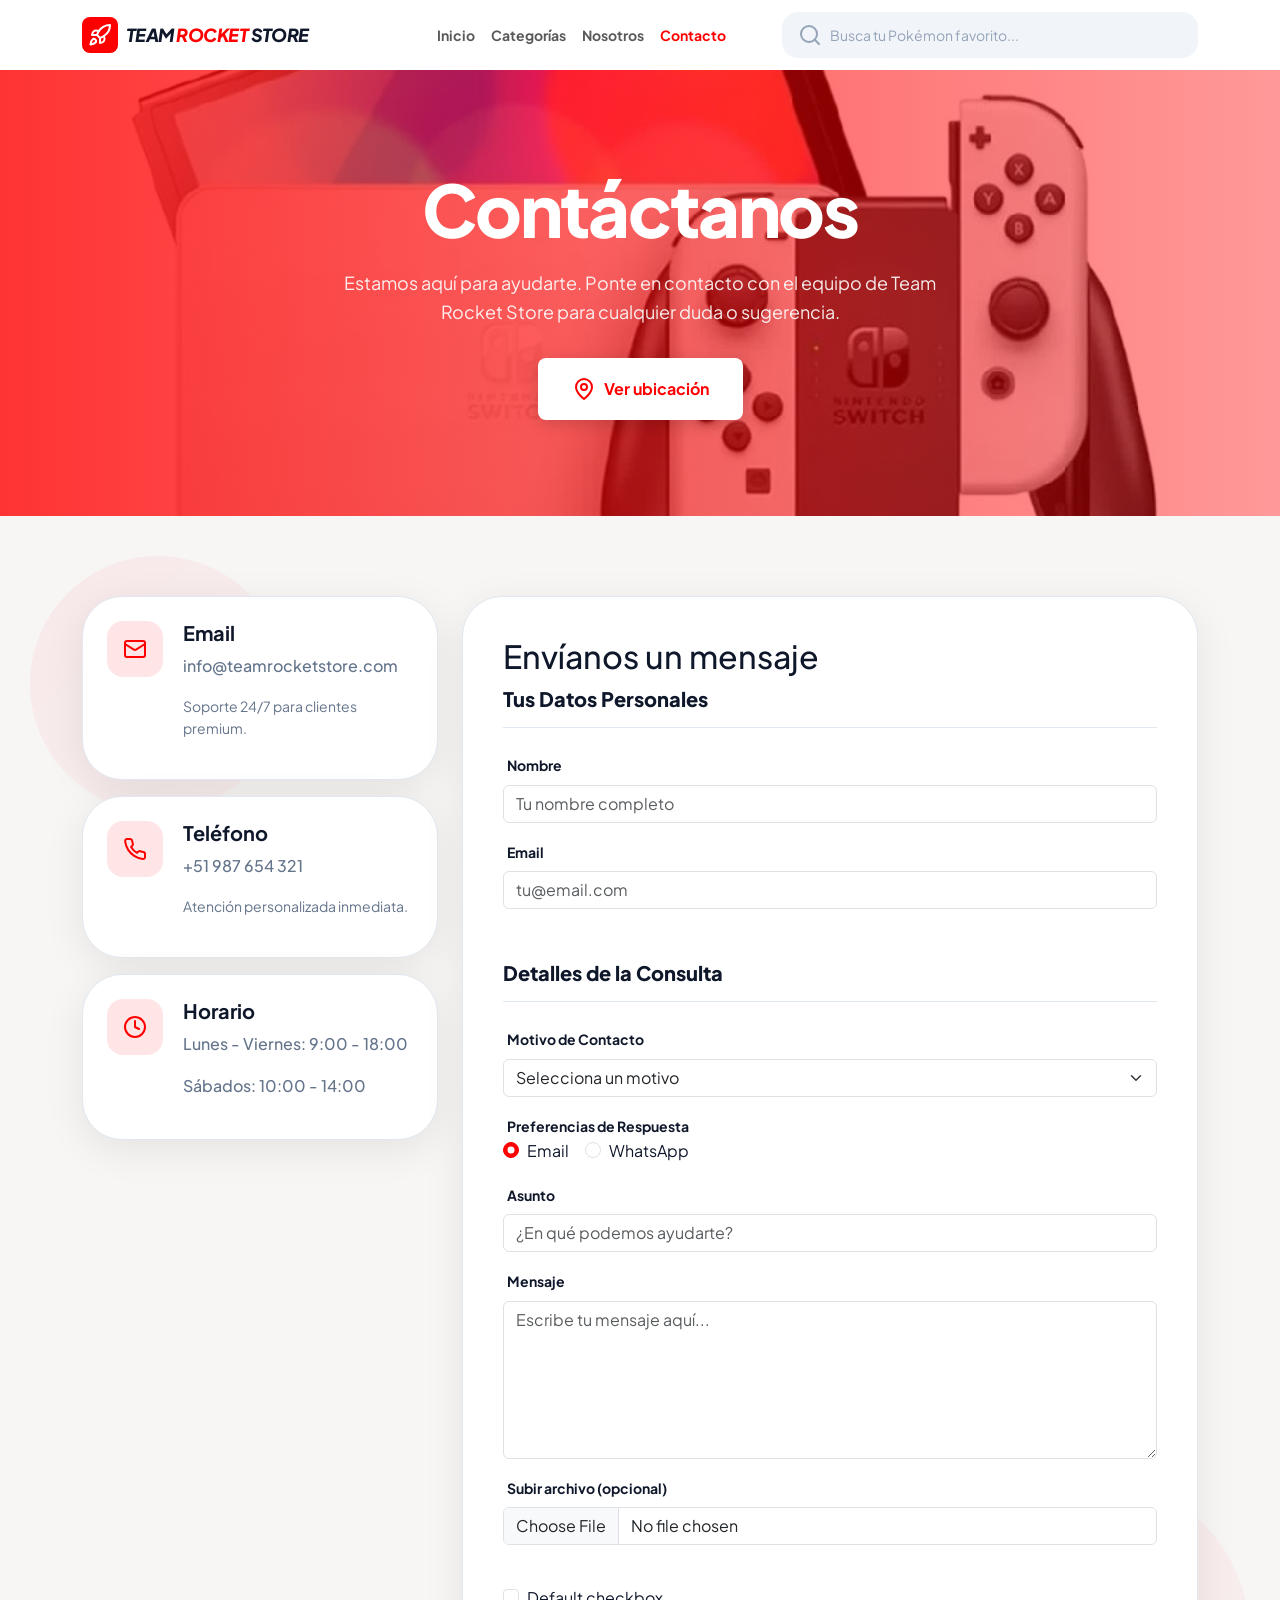
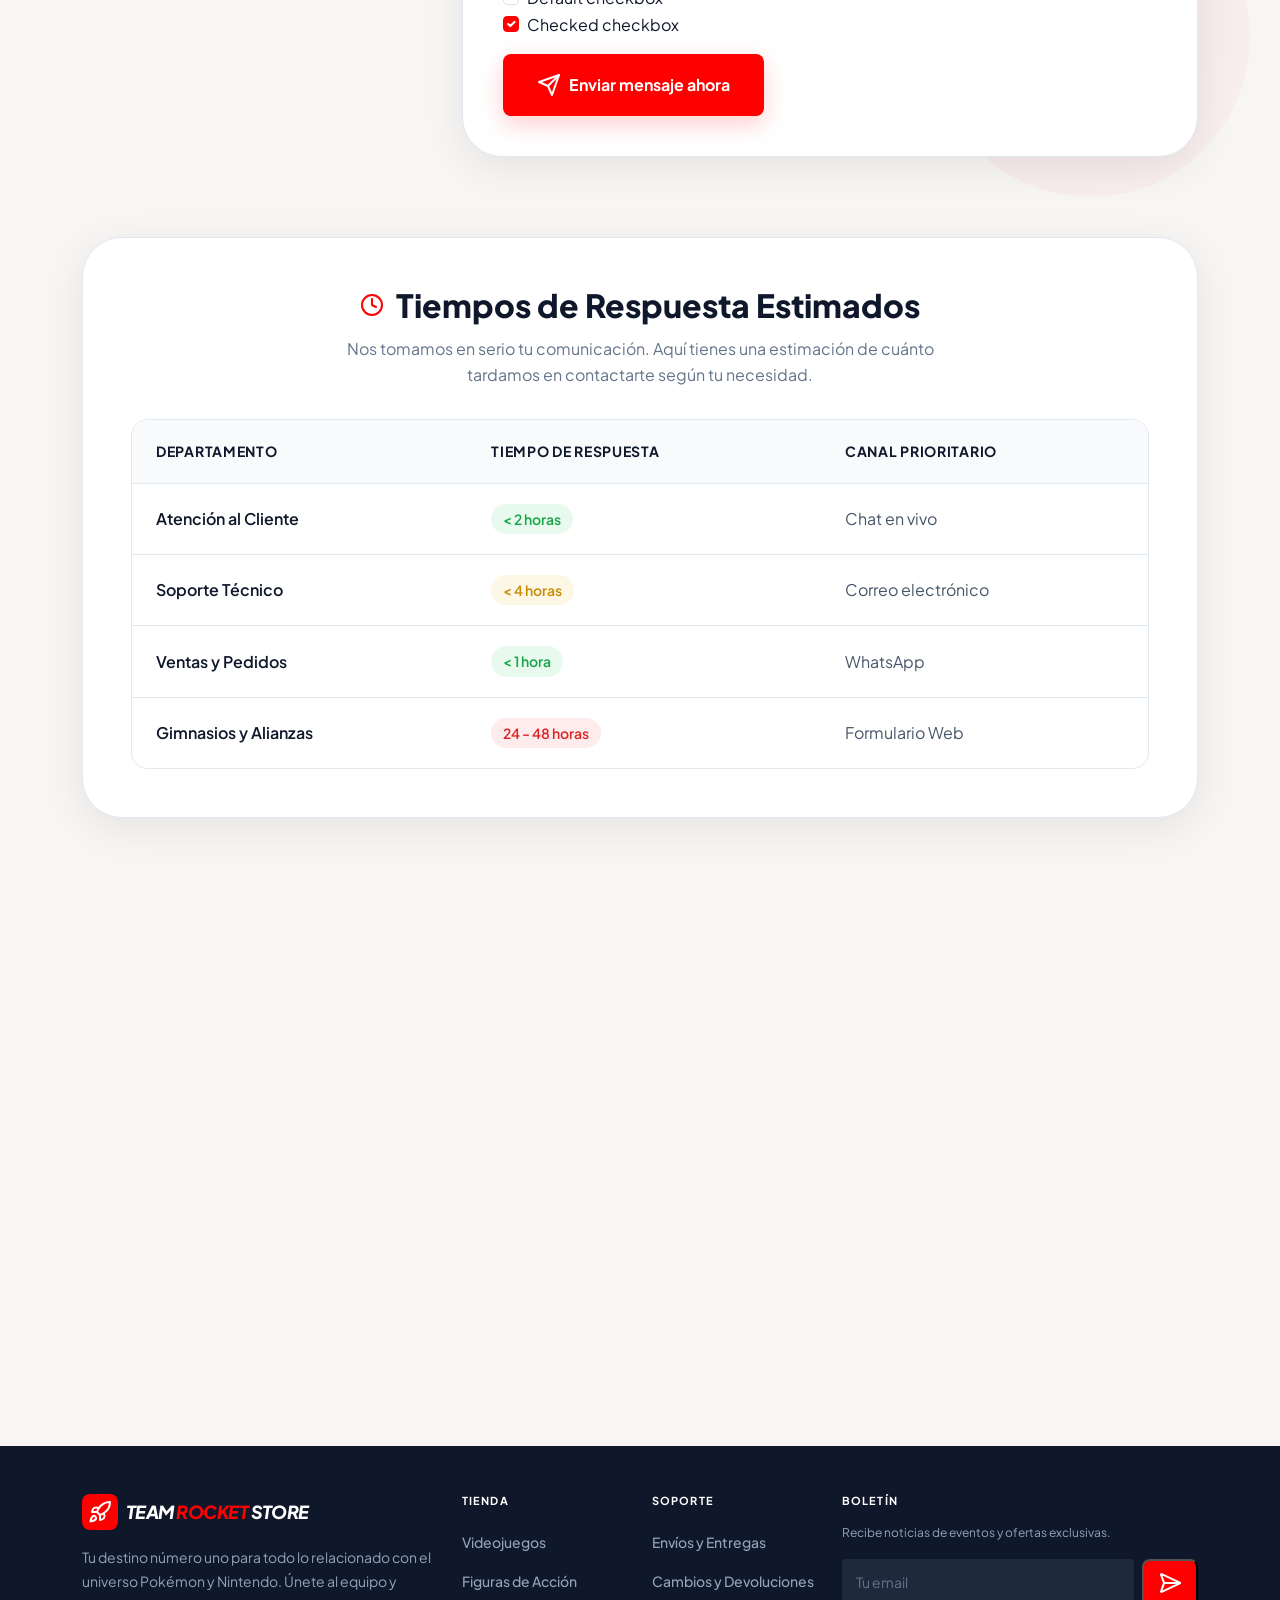
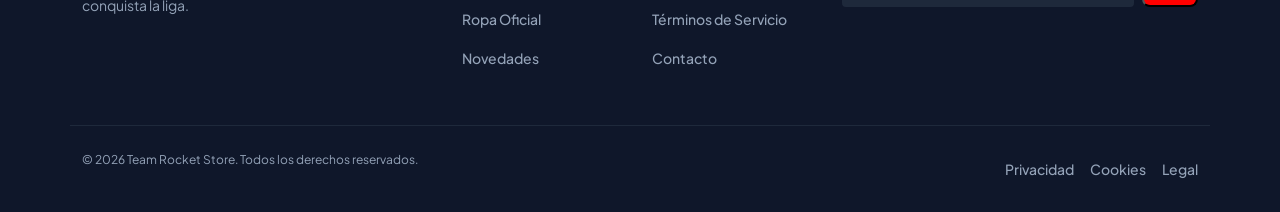
<file: contacto.html>
<!doctype html>
<html lang="es-PE">

<head>
    <meta charset="UTF-8">
    <meta name="viewport" content="width=device-width, initial-scale=1.0">
    <meta name="description"
        content="Team Rocket Store - Contacta con nosotros para cualquier duda o sugerencia. Estamos aquí para ayudarte.">
    <title>Contacto - Team Rocket Store</title>
    <link rel="preconnect" href="https://fonts.googleapis.com">
    <link rel="preconnect" href="https://fonts.gstatic.com" crossorigin>
    <link href="https://fonts.googleapis.com/css2?family=Plus+Jakarta+Sans:wght@400;500;600;700;800&display=swap"
        rel="stylesheet">
    <link href="https://cdn.jsdelivr.net/npm/bootstrap@5.3.8/dist/css/bootstrap.min.css" rel="stylesheet"
        integrity="sha384-sRIl4kxILFvY47J16cr9ZwB07vP4J8+LH7qKQnuqkuIAvNWLzeN8tE5YBujZqJLB" crossorigin="anonymous">
    <link rel="stylesheet" href="/styles/main.css">
    <meta name="view-transition" content="same-origin">
</head>

<body>
    <header class="apc-site-header sticky-top py-1">
        <nav class="navbar navbar-expand-lg">
            <div class="container">
                <a href="/index.html" class="navbar-brand apc-logo" aria-label="Team Rocket Store - Inicio">
                    <div class="apc-logo__icon" aria-hidden="true">
                        <img src="/images/rocket.svg" alt="Rocket">
                    </div>
                    <span class="apc-logo__text">Team <span>Rocket</span> Store</span>
                </a>
                <button class="navbar-toggler" type="button" data-bs-toggle="collapse" data-bs-target="#navbarContent"
                    aria-controls="navbarContent" aria-expanded="false" aria-label="Toggle navigation">
                    <span class="navbar-toggler-icon"></span>
                </button>
                <div class="collapse navbar-collapse" id="navbarContent">
                    <ul class="navbar-nav ms-lg-auto me-lg-5 text-center text-lg-start">
                        <li class="nav-item">
                            <a class="nav-link" href="/index.html">Inicio</a>
                        </li>
                        <li class="nav-item">
                            <a class="nav-link" href="/categorias.html">Categorías</a>
                        </li>
                        <li class="nav-item">
                            <a class="nav-link" href="/nosotros.html">Nosotros</a>
                        </li>
                        <li class="nav-item">
                            <a class="nav-link active" aria-current="page" href="/contacto.html">Contacto</a>
                        </li>
                    </ul>
                    <form class="apc-search" role="search">
                        <div class="apc-search__wrapper">
                            <img src="/images/search.svg" class="apc-search__icon" alt="Search">
                            <label for="search-desktop" class="apc-visually-hidden">Buscar productos</label>
                            <input id="search-desktop" class="apc-search__input" type="search"
                                placeholder="Busca tu Pokémon favorito..."
                                aria-label="Buscar productos de Pokémon y Nintendo">
                        </div>
                    </form>
                </div>
            </div>
        </nav>
    </header>

    <main>
        <section class="apc-contact-hero" aria-labelledby="hero-title">
            <div class="apc-contact-hero__background">
                <img src="/images/switch-oled.jpg" alt="" class="apc-contact-hero__bg-image" aria-hidden="true">
                <div class="apc-contact-hero__overlay"></div>
            </div>
            <div class="apc-contact-hero__inner">
                <h1 id="hero-title" class="apc-contact-hero__title">
                    Contáctanos
                </h1>
                <p class="apc-contact-hero__description">
                    Estamos aquí para ayudarte. Ponte en contacto con el equipo de Team Rocket Store para cualquier duda
                    o sugerencia.
                </p>
                <a href="#contacto-ubicacion" class="apc-btn apc-btn--ghost-white">
                    <svg xmlns="http://www.w3.org/2000/svg" width="24" height="24" viewBox="0 0 24 24" fill="none"
                        stroke="currentColor" stroke-width="2" stroke-linecap="round" stroke-linejoin="round">
                        <path d="M20 10c0 6-8 12-8 12s-8-6-8-12a8 8 0 0 1 16 0Z" />
                        <circle cx="12" cy="10" r="3" />
                    </svg>
                    Ver ubicación
                </a>
            </div>
        </section>

        <section class="apc-contact-content" aria-labelledby="contact-title">
            <div class="container position-relative">
                <div class="apc-contact-content__accent apc-contact-content__accent--top" aria-hidden="true"></div>
                <div class="apc-contact-content__accent apc-contact-content__accent--bottom" aria-hidden="true"></div>

                <div class="row">
                    <div class="col-12 col-lg-4">
                        <aside class="apc-contact-info">
                            <article class="apc-contact-card">
                                <div class="apc-contact-card__icon">
                                    <svg xmlns="http://www.w3.org/2000/svg" width="24" height="24" viewBox="0 0 24 24"
                                        fill="none" stroke="currentColor" stroke-width="2" stroke-linecap="round"
                                        stroke-linejoin="round">
                                        <rect width="20" height="16" x="2" y="4" rx="2" />
                                        <path d="m22 7-8.97 5.7a1.94 1.94 0 0 1-2.06 0L2 7" />
                                    </svg>
                                </div>
                                <div class="apc-contact-card__content">
                                    <h2 class="apc-contact-card__title">Email</h2>
                                    <address class="apc-contact-card__address">
                                        <p class="apc-contact-card__text">info@teamrocketstore.com</p>
                                    </address>
                                    <p class="apc-contact-card__subtext">Soporte 24/7 para clientes premium.</p>
                                </div>
                            </article>

                            <article class="apc-contact-card">
                                <div class="apc-contact-card__icon">
                                    <svg xmlns="http://www.w3.org/2000/svg" width="24" height="24" viewBox="0 0 24 24"
                                        fill="none" stroke="currentColor" stroke-width="2" stroke-linecap="round"
                                        stroke-linejoin="round">
                                        <path
                                            d="M22 16.92v3a2 2 0 0 1-2.18 2 19.79 19.79 0 0 1-8.63-3.07 19.5 19.5 0 0 1-6-6 19.79 19.79 0 0 1-3.07-8.67A2 2 0 0 1 4.11 2h3a2 2 0 0 1 2 1.72 12.84 12.84 0 0 0 .7 2.81 2 2 0 0 1-.45 2.11L8.09 9.91a16 16 0 0 0 6 6l1.27-1.27a2 2 0 0 1 2.11-.45 12.84 12.84 0 0 0 2.81.7A2 2 0 0 1 22 16.92z" />
                                    </svg>
                                </div>
                                <div class="apc-contact-card__content">
                                    <h2 class="apc-contact-card__title">Teléfono</h2>
                                    <address class="apc-contact-card__address">
                                        <p class="apc-contact-card__text">+51 987 654 321</p>
                                    </address>
                                    <p class="apc-contact-card__subtext">Atención personalizada inmediata.</p>
                                </div>
                            </article>

                            <article class="apc-contact-card">
                                <div class="apc-contact-card__icon">
                                    <svg xmlns="http://www.w3.org/2000/svg" width="24" height="24" viewBox="0 0 24 24"
                                        fill="none" stroke="currentColor" stroke-width="2" stroke-linecap="round"
                                        stroke-linejoin="round">
                                        <circle cx="12" cy="12" r="10" />
                                        <polyline points="12 6 12 12 16 14" />
                                    </svg>
                                </div>
                                <div class="apc-contact-card__content">
                                    <h2 class="apc-contact-card__title">Horario</h2>
                                    <p class="apc-contact-card__text">Lunes - Viernes: 9:00 - 18:00</p>
                                    <p class="apc-contact-card__text">Sábados: 10:00 - 14:00</p>
                                </div>
                            </article>
                        </aside>
                    </div>
                    <div class="col-12 col-lg-8">
                        <div class="apc-contact-form-wrapper">
                            <h2 id="contact-title" class="apc-contact-form__title">Envíanos un mensaje</h2>
                            <form class="apc-contact-form" aria-label="Formulario de contacto">
                                <fieldset class="apc-contact-form__fieldset">
                                    <legend class="apc-contact-form__legend">Tus Datos Personales</legend>

                                    <div class="apc-contact-form__group mb-3">
                                        <label for="contact-name"
                                            class="apc-contact-form__label form-label">Nombre</label>
                                        <input id="contact-name" class="apc-contact-form__input form-control"
                                            type="text" placeholder="Tu nombre completo" required>
                                    </div>
                                    <div class="apc-contact-form__group mb-3">
                                        <label for="contact-email"
                                            class="apc-contact-form__label form-label">Email</label>
                                        <input id="contact-email" class="apc-contact-form__input form-control"
                                            type="email" placeholder="tu@email.com" required>
                                    </div>
                                </fieldset>

                                <fieldset class="apc-contact-form__fieldset">
                                    <legend class="apc-contact-form__legend">Detalles de la Consulta</legend>

                                    <div class="apc-contact-form__group mb-3">
                                        <label for="contact-reason" class="apc-contact-form__label form-label">Motivo de
                                            Contacto</label>
                                        <select id="contact-reason" class="apc-contact-form__select form-select"
                                            required>
                                            <option value="" disabled selected>Selecciona un motivo</option>
                                            <option value="soporte">Soporte Técnico</option>
                                            <option value="ventas">Ventas y Pedidos</option>
                                            <option value="sugerencia">Sugerencias y Reclamos</option>
                                            <option value="alianza">Alianzas Comerciales</option>
                                        </select>
                                    </div>
                                    <div class="apc-contact-form__group mb-3">
                                        <label class="apc-contact-form__label">Preferencias de Respuesta</label>
                                        <div class="d-flex gap-3 align-items-center">
                                            <div class="form-check">
                                                <input class="apc-contact-form__radio form-check-input" type="radio"
                                                    name="contact-preference" id="contact-preference-email"
                                                    value="email" checked>
                                                <label class="form-check-label" for="contact-preference-email">
                                                    Email
                                                </label>
                                            </div>
                                            <div class="form-check">
                                                <input class="apc-contact-form__radio form-check-input" type="radio"
                                                    name="contact-preference" id="contact-preference-whatsapp"
                                                    value="whatsapp">
                                                <label class="form-check-label" for="contact-preference-whatsapp">
                                                    WhatsApp
                                                </label>
                                            </div>
                                        </div>
                                    </div>

                                    <div class="apc-contact-form__group mb-3">
                                        <label for="contact-subject"
                                            class="apc-contact-form__label form-label">Asunto</label>
                                        <input id="contact-subject" class="apc-contact-form__input form-control"
                                            type="text" placeholder="¿En qué podemos ayudarte?" required>
                                    </div>
                                    <div class="apc-contact-form__group mb-3">
                                        <label for="contact-message"
                                            class="apc-contact-form__label form-label">Mensaje</label>
                                        <textarea id="contact-message" class="apc-contact-form__textarea form-control"
                                            placeholder="Escribe tu mensaje aquí..." rows="6" required></textarea>
                                    </div>
                                    <div class="apc-contact-form__group mb-3">
                                        <label for="contact-attachment" class="apc-contact-form__label form-label">Subir
                                            archivo
                                            (opcional)</label>
                                        <input id="contact-attachment" class="apc-contact-form__file form-control"
                                            type="file" accept=".pdf,.png,.jpg,.jpeg">
                                    </div>
                                </fieldset>

                                <div class="apc-contact-form__group mb-3">
                                    <div class="form-check">
                                        <input class="apc-contact-form__checkbox form-check-input" type="checkbox"
                                            value="" id="checkDefault">
                                        <label class="form-check-label" for="checkDefault">
                                            Default checkbox
                                        </label>
                                    </div>
                                    <div class="form-check">
                                        <input class="apc-contact-form__checkbox form-check-input" type="checkbox"
                                            value="" id="checkChecked" checked>
                                        <label class="form-check-label" for="checkChecked">
                                            Checked checkbox
                                        </label>
                                    </div>
                                </div>

                                <button type="button" class="apc-btn apc-btn--primary apc-contact-form__submit"
                                    data-bs-toggle="modal" data-bs-target="#confirmSubmitModal">
                                    <svg xmlns="http://www.w3.org/2000/svg" width="24" height="24" viewBox="0 0 24 24"
                                        fill="none" stroke="currentColor" stroke-width="2" stroke-linecap="round"
                                        stroke-linejoin="round">
                                        <path d="m22 2-7 20-4-9-9-4Z" />
                                        <path d="M22 2 11 13" />
                                    </svg>
                                    Enviar mensaje ahora
                                </button>
                            </form>

                            <div class="modal fade" id="confirmSubmitModal" tabindex="-1" aria-hidden="true">
                                <div class="modal-dialog modal-dialog-centered">
                                    <div class="modal-content apc-modal">
                                        <div class="modal-header border-0 pb-0">
                                            <h3 class="modal-title apc-modal__title d-flex align-items-center gap-2"
                                                id="confirmSubmitModalLabel">
                                                <svg xmlns="http://www.w3.org/2000/svg" width="24" height="24"
                                                    viewBox="0 0 24 24" fill="none" stroke="currentColor"
                                                    stroke-width="2" stroke-linecap="round" stroke-linejoin="round"
                                                    class="text-danger">
                                                    <circle cx="12" cy="12" r="10" />
                                                    <path d="M12 16v-4" />
                                                    <path d="M12 8h.01" />
                                                </svg>
                                                Confirmar Envío
                                            </h3>
                                            <button type="button" class="btn-close shadow-none" data-bs-dismiss="modal"
                                                aria-label="Close"></button>
                                        </div>
                                        <div class="modal-body">
                                            <p class="apc-modal__text">¿Estás seguro que deseas enviar este mensaje al
                                                equipo de Team Rocket Store?</p>
                                        </div>
                                        <div class="modal-footer border-0 pt-0 flex-nowrap">
                                            <button type="button"
                                                class="apc-btn apc-btn--outline w-50 justify-content-center"
                                                data-bs-dismiss="modal">Cancelar</button>
                                            <button type="button"
                                                class="apc-btn apc-btn--primary w-50 justify-content-center"
                                                data-bs-dismiss="modal">Aceptar</button>
                                        </div>
                                    </div>
                                </div>
                            </div>
                        </div>
                    </div>
                </div>
            </div>

        </section>

        <section class="container" aria-labelledby="response-times-title">
            <div class="row">
                <div class="col">
                    <div class="apc-contact-table-card mb-5">
                        <div class="apc-contact-table-header">
                            <h2 id="response-times-title" class="apc-contact-table-title">
                                <svg xmlns="http://www.w3.org/2000/svg" width="24" height="24" viewBox="0 0 24 24"
                                    fill="none" stroke="currentColor" stroke-width="2" stroke-linecap="round"
                                    stroke-linejoin="round" class="apc-contact-table-title-icon">
                                    <circle cx="12" cy="12" r="10" />
                                    <polyline points="12 6 12 12 16 14" />
                                </svg>
                                Tiempos de Respuesta Estimados
                            </h2>
                            <p class="apc-contact-table-subtitle">
                                Nos tomamos en serio tu comunicación. Aquí tienes una estimación de cuánto tardamos en
                                contactarte según tu necesidad.
                            </p>
                        </div>
                        <div class="apc-table-container">
                            <table class="apc-contact-table">
                                <thead>
                                    <tr>
                                        <th>Departamento</th>
                                        <th>Tiempo de Respuesta</th>
                                        <th>Canal Prioritario</th>
                                    </tr>
                                </thead>
                                <tbody>
                                    <tr>
                                        <td><strong>Atención al Cliente</strong></td>
                                        <td><span class="apc-badge apc-badge--fast">&lt; 2 horas</span></td>
                                        <td>Chat en vivo</td>
                                    </tr>
                                    <tr>
                                        <td><strong>Soporte Técnico</strong></td>
                                        <td><span class="apc-badge apc-badge--medium">&lt; 4 horas</span></td>
                                        <td>Correo electrónico</td>
                                    </tr>
                                    <tr>
                                        <td><strong>Ventas y Pedidos</strong></td>
                                        <td><span class="apc-badge apc-badge--fast">&lt; 1 hora</span></td>
                                        <td>WhatsApp</td>
                                    </tr>
                                    <tr>
                                        <td><strong>Gimnasios y Alianzas</strong></td>
                                        <td><span class="apc-badge apc-badge--slow">24 - 48 horas</span></td>
                                        <td>Formulario Web</td>
                                    </tr>
                                </tbody>
                            </table>
                        </div>
                    </div>
                </div>
            </div>

        </section>

        <section id="contacto-ubicacion" class="container-fluid apc-contact-map" aria-labelledby="map-title">
            <div class="row">
                <div class="col">
                    <h2 id="map-title" class="apc-visually-hidden">Nuestra Ubicación</h2>
                    <div class="apc-contact-map__container">
                        <iframe
                            src="https://www.google.com/maps/embed?pb=!1m18!1m12!1m3!1d3901.4374932920673!2d-77.03846772471292!3d-12.082173542561494!2m3!1f0!2f0!3f0!3m2!1i1024!2i768!4f13.1!3m3!1m2!1s0x9105c900145764dd%3A0xb381d6e560916055!2sCentro%20Comercial%20Arenales!5e0!3m2!1ses-419!2spe!4v1771898289860!5m2!1ses-419!2spe"
                            class="apc-contact-map__iframe" allowfullscreen="" loading="lazy"
                            referrerpolicy="no-referrer-when-downgrade"
                            title="Ubicación de Team Rocket Store en C.C. Arenales"></iframe>
                    </div>
                </div>
            </div>
        </section>
    </main>

    <footer class="apc-site-footer pt-5 px-4 pb-4">
        <div class="container">
            <div class="row">
                <div class="col-12 col-md-6 col-lg-4">
                    <a href="/index.html" class="apc-logo" aria-label="Team Rocket Store">
                        <div class="apc-logo__icon" aria-hidden="true">
                            <img src="/images/rocket.svg" alt="Rocket">
                        </div>
                        <span class="apc-logo__text text-white">Team <span>Rocket</span> Store</span>
                    </a>
                    <p class="apc-site-footer__brand-description mt-3">
                        Tu destino número uno para todo lo relacionado con el universo
                        Pokémon y Nintendo. Únete al equipo y conquista la liga.
                    </p>
                </div>
                <div class="col-12 col-md-6 col-lg-2">
                    <nav aria-label="Links de la tienda">
                        <h3 class="apc-site-footer__heading text-uppercase text-white mb-3">Tienda</h3>
                        <ul class="nav flex-column">
                            <li class="nav-item">
                                <a href="/categorias.html#videojuegos" class="nav-link">
                                    Videojuegos
                                </a>
                            </li>
                            <li class="nav-item">
                                <a href="/categorias.html#figuras" class="nav-link">
                                    Figuras de Acción
                                </a>
                            </li>
                            <li class="nav-item">
                                <a href="/categorias.html#ropa" class="nav-link">
                                    Ropa Oficial
                                </a>
                            </li>
                            <li class="nav-item">
                                <a href="/categorias.html#ediciones-especiales" class="nav-link">
                                    Novedades
                                </a>
                            </li>
                        </ul>
                    </nav>
                </div>
                <div class="col-12 col-md-6 col-lg-2">
                    <nav aria-label="Links de soporte">
                        <h3 class="apc-site-footer__heading text-uppercase text-white mb-3">Soporte</h3>
                        <ul class="nav flex-column">
                            <li class="nav-item">
                                <a href="#" class="nav-link">Envíos y Entregas</a>
                            </li>
                            <li class="nav-item">
                                <a href="#" class="nav-link">Cambios y Devoluciones</a>
                            </li>
                            <li class="nav-item">
                                <a href="#" class="nav-link">Términos de Servicio</a>
                            </li>
                            <li class="nav-item">
                                <a href="/contacto.html" class="nav-link">Contacto</a>
                            </li>
                        </ul>
                    </nav>
                </div>
                <div class="col-12 col-md-6 col-lg-4">
                    <h3 class="apc-site-footer__heading text-uppercase text-white mb-3">Boletín</h3>
                    <p class="apc-site-footer__newsletter-text mb-3">
                        Recibe noticias de eventos y ofertas exclusivas.
                    </p>
                    <form class="d-flex gap-2" aria-label="Formulario de suscripción al boletín">
                        <label for="newsletter-email" class="apc-visually-hidden">Tu correo electrónico</label>
                        <input id="newsletter-email" class="apc-site-footer__newsletter-input border-0 rounded-1"
                            type="email" placeholder="Tu email" required>
                        <button class="apc-site-footer__newsletter-btn" type="submit"
                            aria-label="Suscribirse al boletín">
                            <svg xmlns="http://www.w3.org/2000/svg" width="24" height="24" viewBox="0 0 24 24"
                                fill="none" stroke="currentColor" stroke-width="2" stroke-linecap="round"
                                stroke-linejoin="round">
                                <path
                                    d="M3.714 3.048a.498.498 0 0 0-.683.627l2.843 7.627a2 2 0 0 1 0 1.396l-2.842 7.627a.498.498 0 0 0 .682.627l18-8.5a.5.5 0 0 0 0-.904z" />
                                <path d="M6 12h16" />
                            </svg>
                        </button>
                    </form>
                </div>
            </div>
        </div>

        <div class="container apc-site-footer__bottom mt-5 pt-4">
            <div class="row">
                <div class="col-12 col-md-6 col-lg-6">
                    <p>© 2026 Team Rocket Store. Todos los derechos reservados.</p>
                </div>
                <div class="col-12 col-md-6 col-lg-6">
                    <ul class="nav gap-3 justify-content-center justify-content-md-end" aria-label="Links legales">
                        <li class="nav-item">
                            <a class="nav-link" href="#">Privacidad</a>
                        </li>
                        <li class="nav-item">
                            <a class="nav-link" href="#">Cookies</a>
                        </li>
                        <li class="nav-item">
                            <a class="nav-link" href="#">Legal</a>
                        </li>
                    </ul>
                </div>
            </div>
        </div>
    </footer>
    <script src="https://cdn.jsdelivr.net/npm/bootstrap@5.3.8/dist/js/bootstrap.bundle.min.js"
        integrity="sha384-FKyoEForCGlyvwx9Hj09JcYn3nv7wiPVlz7YYwJrWVcXK/BmnVDxM+D2scQbITxI"
        crossorigin="anonymous"></script>
</body>

</html>
</file>
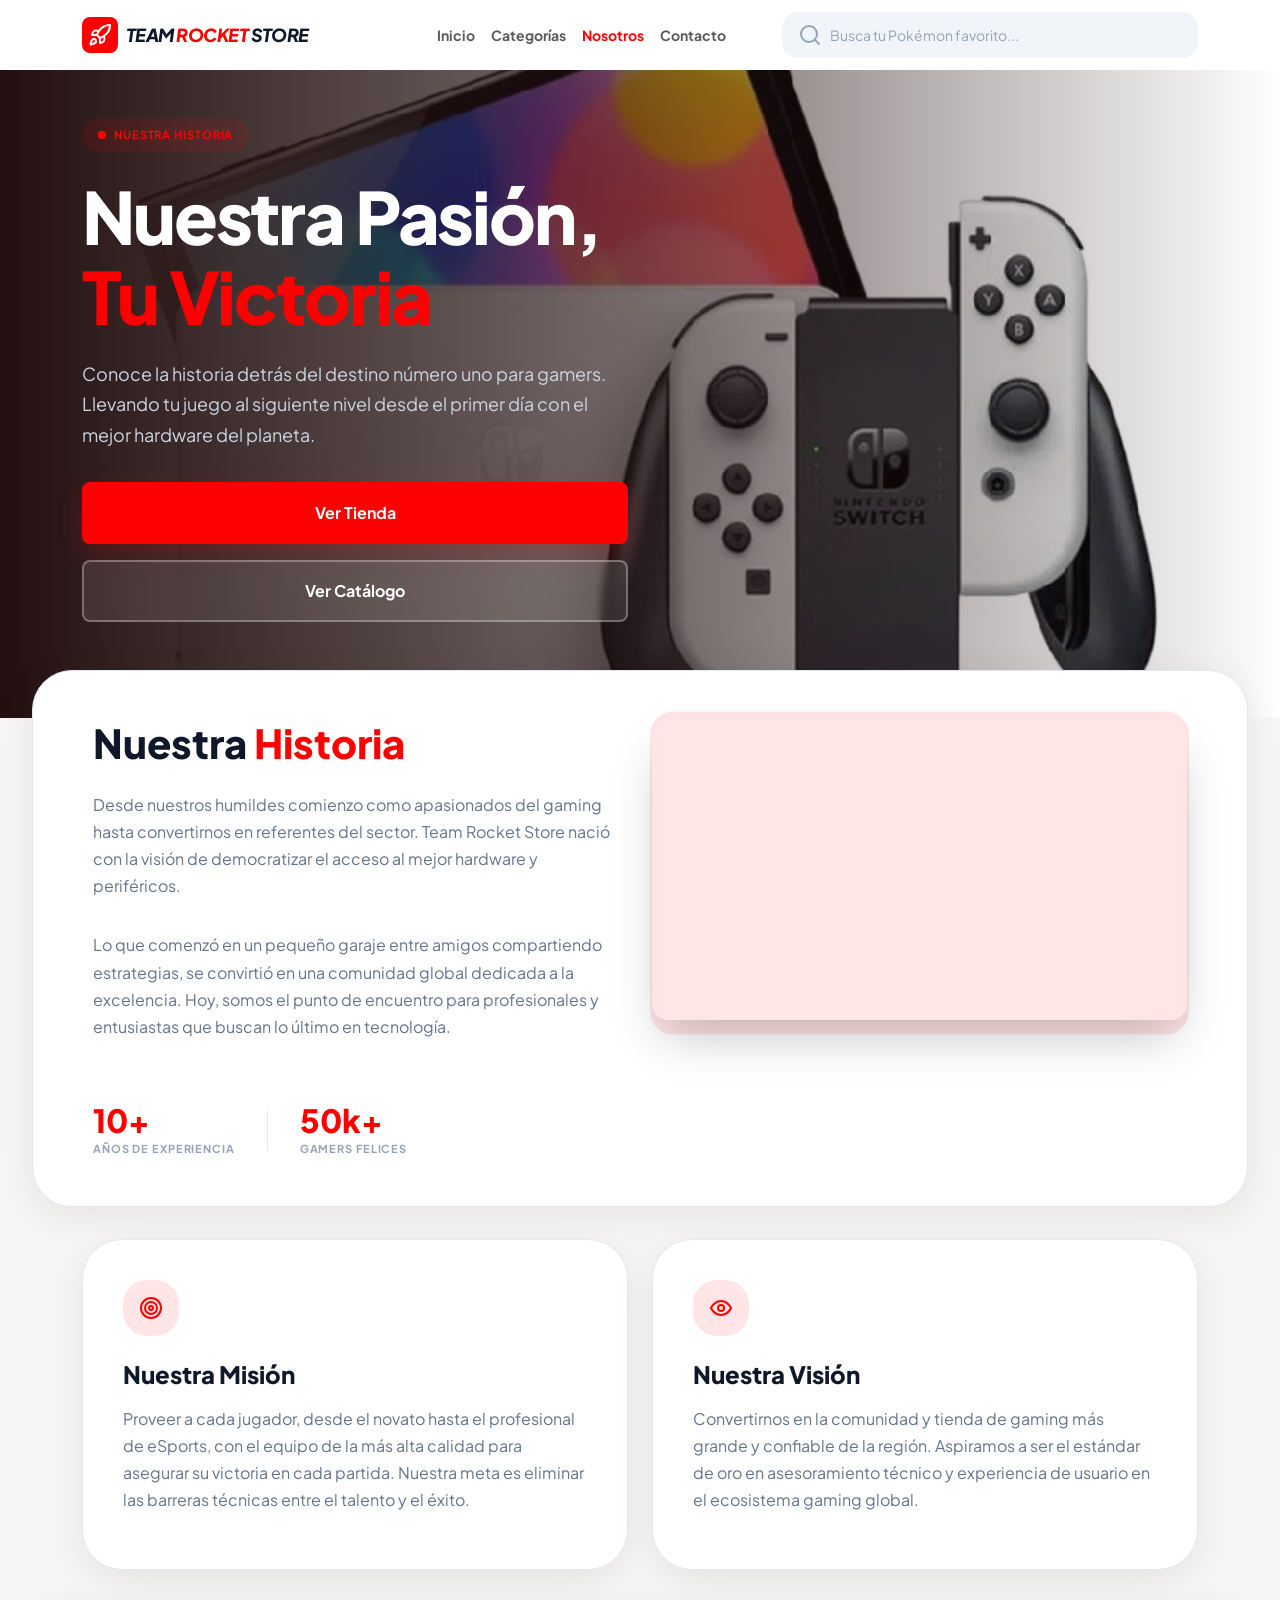
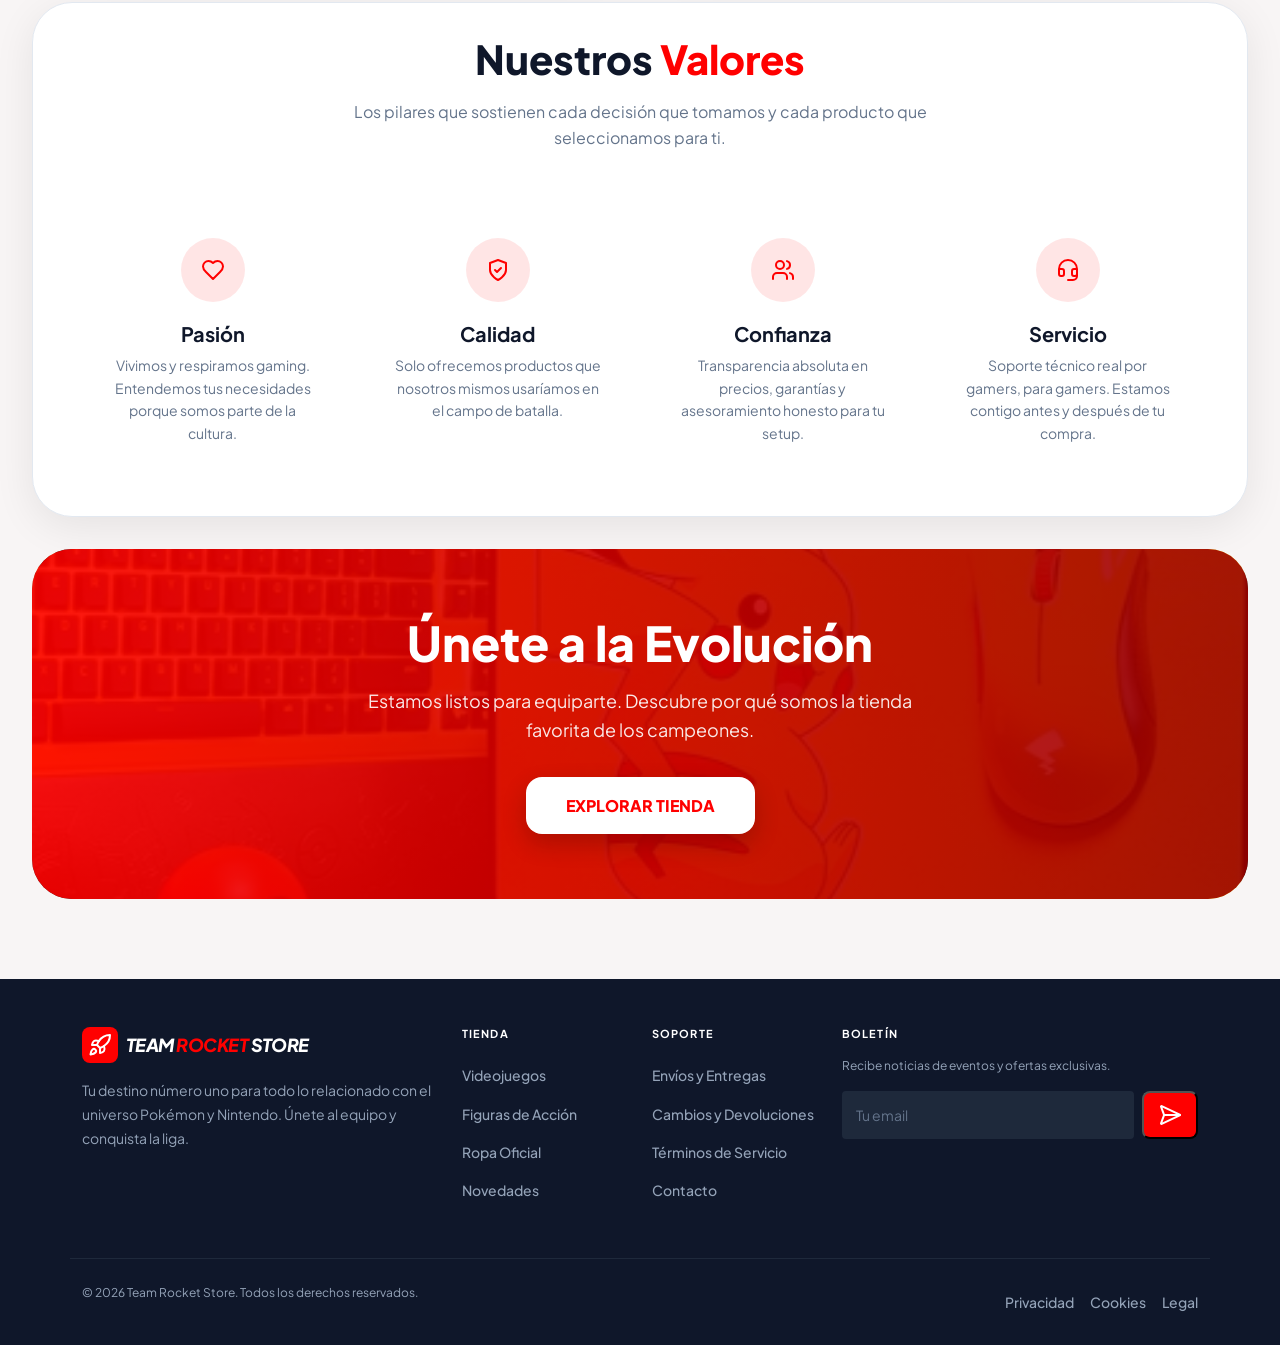
<file: nosotros.html>
<!doctype html>
<html lang="es-PE">

<head>
    <meta charset="UTF-8">
    <meta name="viewport" content="width=device-width, initial-scale=1.0">
    <meta name="description"
        content="Team Rocket Store - Conoce nuestra historia, misión, visión y valores. Somos el punto de encuentro para entrenadores y gamers de Pokémon y Nintendo.">
    <title>Nosotros - Team Rocket Store</title>
    <link rel="preconnect" href="https://fonts.googleapis.com">
    <link rel="preconnect" href="https://fonts.gstatic.com" crossorigin>
    <link href="https://fonts.googleapis.com/css2?family=Plus+Jakarta+Sans:wght@400;500;600;700;800&display=swap"
        rel="stylesheet">
    <link href="https://cdn.jsdelivr.net/npm/bootstrap@5.3.8/dist/css/bootstrap.min.css" rel="stylesheet"
        integrity="sha384-sRIl4kxILFvY47J16cr9ZwB07vP4J8+LH7qKQnuqkuIAvNWLzeN8tE5YBujZqJLB" crossorigin="anonymous">
    <link rel="stylesheet" href="/styles/main.css">
    <meta name="view-transition" content="same-origin">
</head>

<body>
    <header class="apc-site-header sticky-top py-1">
        <nav class="navbar navbar-expand-lg">
            <div class="container">
                <a href="/index.html" class="navbar-brand apc-logo" aria-label="Team Rocket Store - Inicio">
                    <div class="apc-logo__icon" aria-hidden="true">
                        <img src="/images/rocket.svg" alt="Rocket">
                    </div>
                    <span class="apc-logo__text">Team <span>Rocket</span> Store</span>
                </a>
                <button class="navbar-toggler" type="button" data-bs-toggle="collapse" data-bs-target="#navbarContent"
                    aria-controls="navbarContent" aria-expanded="false" aria-label="Toggle navigation">
                    <span class="navbar-toggler-icon"></span>
                </button>
                <div class="collapse navbar-collapse" id="navbarContent">
                    <ul class="navbar-nav ms-lg-auto me-lg-5 text-center text-lg-start">
                        <li class="nav-item">
                            <a class="nav-link" href="/index.html">Inicio</a>
                        </li>
                        <li class="nav-item">
                            <a class="nav-link" href="/categorias.html">Categorías</a>
                        </li>
                        <li class="nav-item">
                            <a class="nav-link active" aria-current="page" href="/nosotros.html">Nosotros</a>
                        </li>
                        <li class="nav-item">
                            <a class="nav-link" href="/contacto.html">Contacto</a>
                        </li>
                    </ul>
                    <form class="apc-search" role="search">
                        <div class="apc-search__wrapper">
                            <img src="/images/search.svg" class="apc-search__icon" alt="Search">
                            <label for="search-desktop" class="apc-visually-hidden">Buscar productos</label>
                            <input id="search-desktop" class="apc-search__input" type="search"
                                placeholder="Busca tu Pokémon favorito..."
                                aria-label="Buscar productos de Pokémon y Nintendo">
                        </div>
                    </form>
                </div>
            </div>
        </nav>
    </header>

    <main>
        <section class="apc-about-hero position-relative" aria-labelledby="hero-title">
            <div class="apc-about-hero__background">
                <img src="images/switch-oled.jpg" alt="" class="apc-about-hero__bg-image" aria-hidden="true">
                <div class="apc-about-hero__overlay"></div>
            </div>
            <div class="container position-relative py-5">
                <div class="row">
                    <div class="col-12 col-md-10 col-lg-8 col-xl-6">
                        <span class="apc-about-hero__badge">
                            <span class="apc-about-hero__badge-dot" aria-hidden="true"></span>
                            Nuestra Historia
                        </span>
                        <h1 id="hero-title" class="apc-about-hero__title">
                            Nuestra Pasión,<br><span>Tu Victoria</span>
                        </h1>
                        <p class="apc-about-hero__description">
                            Conoce la historia detrás del destino número uno para gamers. Llevando tu juego al siguiente
                            nivel desde el primer día con el mejor hardware del planeta.
                        </p>
                        <div class="apc-about-hero__actions mb-3 mb-lg-5">
                            <a href="/categorias.html" class="apc-btn apc-btn--primary">
                                Ver Tienda
                            </a>
                            <a href="/categorias.html" class="apc-btn apc-btn--outline-white">
                                Ver Catálogo
                            </a>
                        </div>
                    </div>
                </div>
            </div>
        </section>

        <div class="apc-about-content">
            <section class="apc-about-story" aria-labelledby="story-title">
                <div class="container">
                    <div class="row">
                        <div class="col-12 col-lg-6 order-lg-2 order-1">
                            <div class="apc-about-story__image-wrapper mb-4 mb-lg-0">
                                <div class="apc-about-story__image-glow"></div>
                                <iframe class="apc-about-story__video"
                                    src="https://www.youtube.com/embed/5fA9d94LmLc?si=JUoQhF-FCSZowL_D"
                                    title="YouTube video player"
                                    allow="accelerometer; autoplay; clipboard-write; encrypted-media; gyroscope; picture-in-picture; web-share"
                                    referrerpolicy="strict-origin-when-cross-origin" allowfullscreen></iframe>
                            </div>
                        </div>
                        <div class="col-12 col-lg-6 order-lg-1 order-2">
                            <div class="apc-about-story__text">
                                <h2 id="story-title" class="apc-about-story__title">
                                    Nuestra <span>Historia</span>
                                </h2>
                                <div class="apc-about-story__paragraphs">
                                    <p>
                                        Desde nuestros humildes comienzo como apasionados del gaming hasta convertirnos
                                        en
                                        referentes del sector. Team Rocket Store nació con la visión de democratizar el
                                        acceso al mejor hardware y periféricos.
                                    </p>
                                    <p>
                                        Lo que comenzó en un pequeño garaje entre amigos compartiendo estrategias, se
                                        convirtió en una comunidad global dedicada a la excelencia. Hoy, somos el punto
                                        de
                                        encuentro para profesionales y entusiastas que buscan lo último en tecnología.
                                    </p>
                                </div>
                                <div class="apc-about-story__stats">
                                    <div class="apc-about-story__stat">
                                        <span class="apc-about-story__stat-number">10+</span>
                                        <span class="apc-about-story__stat-label">Años de Experiencia</span>
                                    </div>
                                    <div class="apc-about-story__stat-divider"></div>
                                    <div class="apc-about-story__stat">
                                        <span class="apc-about-story__stat-number">50k+</span>
                                        <span class="apc-about-story__stat-label">Gamers Felices</span>
                                    </div>
                                </div>
                            </div>
                        </div>
                    </div>
                </div>
            </section>

            <section class="apc-about-mv" aria-labelledby="mv-title">
                <div class="container">
                    <div class="row">
                        <div class="col-12">
                            <h2 id="mv-title" class="apc-visually-hidden">Misión y Visión</h2>
                            <div class="row">
                                <div class="col-12 col-lg-6 mb-4 mb-lg-0">
                                    <article class="apc-about-mv__card">
                                        <div class="apc-about-mv__icon">
                                            <svg xmlns="http://www.w3.org/2000/svg" width="24" height="24"
                                                viewBox="0 0 24 24" fill="none" stroke="currentColor" stroke-width="2"
                                                stroke-linecap="round" stroke-linejoin="round">
                                                <circle cx="12" cy="12" r="10" />
                                                <circle cx="12" cy="12" r="6" />
                                                <circle cx="12" cy="12" r="2" />
                                            </svg>
                                        </div>
                                        <h2 class="apc-about-mv__title">Nuestra Misión</h2>
                                        <p class="apc-about-mv__text">
                                            Proveer a cada jugador, desde el novato hasta el profesional de eSports, con
                                            el
                                            equipo de la
                                            más alta calidad para asegurar su victoria en cada partida. Nuestra meta es
                                            eliminar
                                            las
                                            barreras técnicas entre el talento y el éxito.
                                        </p>
                                    </article>
                                </div>
                                <div class="col-12 col-lg-6">
                                    <article class="apc-about-mv__card">
                                        <div class="apc-about-mv__icon">
                                            <svg xmlns="http://www.w3.org/2000/svg" width="24" height="24"
                                                viewBox="0 0 24 24" fill="none" stroke="currentColor" stroke-width="2"
                                                stroke-linecap="round" stroke-linejoin="round">
                                                <path d="M2 12s3-7 10-7 10 7 10 7-3 7-10 7-10-7-10-7Z" />
                                                <circle cx="12" cy="12" r="3" />
                                            </svg>
                                        </div>
                                        <h2 class="apc-about-mv__title">Nuestra Visión</h2>
                                        <p class="apc-about-mv__text">
                                            Convertirnos en la comunidad y tienda de gaming más grande y confiable de la
                                            región.
                                            Aspiramos a ser el estándar de oro en asesoramiento técnico y experiencia de
                                            usuario
                                            en el
                                            ecosistema gaming global.
                                        </p>
                                    </article>
                                </div>
                            </div>
                        </div>
                    </div>
                </div>
            </section>

            <section class="apc-about-values" aria-labelledby="values-title">
                <div class="container">
                    <div class="row">
                        <div class="col-12">
                            <div class="apc-about-values__header">
                                <h2 id="values-title" class="apc-about-values__title">
                                    Nuestros <span>Valores</span>
                                </h2>
                                <p class="apc-about-values__subtitle">
                                    Los pilares que sostienen cada decisión que tomamos y cada producto que
                                    seleccionamos para
                                    ti.
                                </p>
                            </div>


                            <div class="row">
                                <div class="col-12 col-md-6 col-xl-3">
                                    <article class="apc-about-values__item">
                                        <div class="apc-about-values__icon">
                                            <svg xmlns="http://www.w3.org/2000/svg" width="24" height="24"
                                                viewBox="0 0 24 24" fill="none" stroke="currentColor" stroke-width="2"
                                                stroke-linecap="round" stroke-linejoin="round">
                                                <path
                                                    d="M19 14c1.49-1.46 3-3.21 3-5.5A5.5 5.5 0 0 0 16.5 3c-1.76 0-3 .5-4.5 2-1.5-1.5-2.74-2-4.5-2A5.5 5.5 0 0 0 2 8.5c0 2.3 1.5 4.05 3 5.5l7 7Z" />
                                            </svg>
                                        </div>
                                        <h3 class="apc-about-values__item-title">Pasión</h3>
                                        <p class="apc-about-values__item-text">Vivimos y respiramos gaming. Entendemos
                                            tus
                                            necesidades
                                            porque somos parte de la cultura.</p>
                                    </article>
                                </div>
                                <div class="col-12 col-md-6 col-xl-3">
                                    <article class="apc-about-values__item">
                                        <div class="apc-about-values__icon">
                                            <svg xmlns="http://www.w3.org/2000/svg" width="24" height="24"
                                                viewBox="0 0 24 24" fill="none" stroke="currentColor" stroke-width="2"
                                                stroke-linecap="round" stroke-linejoin="round">
                                                <path d="M12 22s8-4 8-10V5l-8-3-8 3v7c0 6 8 10 8 10" />
                                                <path d="m9 12 2 2 4-4" />
                                            </svg>
                                        </div>
                                        <h3 class="apc-about-values__item-title">Calidad</h3>
                                        <p class="apc-about-values__item-text">Solo ofrecemos productos que nosotros
                                            mismos
                                            usaríamos en
                                            el campo de batalla.</p>
                                    </article>
                                </div>
                                <div class="col-12 col-md-6 col-xl-3">
                                    <article class="apc-about-values__item">
                                        <div class="apc-about-values__icon">
                                            <svg xmlns="http://www.w3.org/2000/svg" width="24" height="24"
                                                viewBox="0 0 24 24" fill="none" stroke="currentColor" stroke-width="2"
                                                stroke-linecap="round" stroke-linejoin="round">
                                                <path d="M16 21v-2a4 4 0 0 0-4-4H6a4 4 0 0 0-4 4v2" />
                                                <circle cx="9" cy="7" r="4" />
                                                <path d="M22 21v-2a4 4 0 0 0-3-3.87" />
                                                <path d="M16 3.13a4 4 0 0 1 0 7.75" />
                                            </svg>
                                        </div>
                                        <h3 class="apc-about-values__item-title">Confianza</h3>
                                        <p class="apc-about-values__item-text">Transparencia absoluta en precios,
                                            garantías
                                            y
                                            asesoramiento honesto para tu setup.</p>
                                    </article>
                                </div>
                                <div class="col-12 col-md-6 col-xl-3">
                                    <article class="apc-about-values__item">
                                        <div class="apc-about-values__icon">
                                            <svg xmlns="http://www.w3.org/2000/svg" width="24" height="24"
                                                viewBox="0 0 24 24" fill="none" stroke="currentColor" stroke-width="2"
                                                stroke-linecap="round" stroke-linejoin="round">
                                                <path
                                                    d="M3 11h3a2 2 0 0 1 2 2v3a2 2 0 0 1-2 2H5a2 2 0 0 1-2-2v-5Zm0 0a9 9 0 1 1 18 0m0 0v5a2 2 0 0 1-2 2h-1a2 2 0 0 1-2-2v-3a2 2 0 0 1 2-2h3Z" />
                                                <path d="M21 16v2a4 4 0 0 1-4 4h-5" />
                                            </svg>
                                        </div>
                                        <h3 class="apc-about-values__item-title">Servicio</h3>
                                        <p class="apc-about-values__item-text">Soporte técnico real por gamers, para
                                            gamers.
                                            Estamos
                                            contigo antes y después de tu compra.</p>
                                    </article>
                                </div>
                            </div>

                        </div>
                    </div>
                </div>
            </section>

            <section class="apc-about-cta" aria-labelledby="cta-title">
                <div class="apc-about-cta__background">
                    <img src="images/razer_pokemon_edicion_especial.jpg" alt="" class="apc-about-cta__bg-image"
                        aria-hidden="true">
                    <div class="apc-about-cta__overlay"></div>
                </div>
                <div class="apc-about-cta__inner">
                    <h2 id="cta-title" class="apc-about-cta__title">
                        Únete a la Evolución
                    </h2>
                    <p class="apc-about-cta__description">
                        Estamos listos para equiparte. Descubre por qué somos la tienda favorita de los campeones.
                    </p>
                    <a href="/categorias.html" class="apc-btn apc-btn--cta-white">
                        EXPLORAR TIENDA
                    </a>
                </div>
            </section>
        </div>
    </main>

    <footer class="apc-site-footer pt-5 px-4 pb-4">
        <div class="container">
            <div class="row">
                <div class="col-12 col-md-6 col-lg-4">
                    <a href="/index.html" class="apc-logo" aria-label="Team Rocket Store">
                        <div class="apc-logo__icon" aria-hidden="true">
                            <img src="/images/rocket.svg" alt="Rocket">
                        </div>
                        <span class="apc-logo__text text-white">Team <span>Rocket</span> Store</span>
                    </a>
                    <p class="apc-site-footer__brand-description mt-3">
                        Tu destino número uno para todo lo relacionado con el universo
                        Pokémon y Nintendo. Únete al equipo y conquista la liga.
                    </p>
                </div>
                <div class="col-12 col-md-6 col-lg-2">
                    <nav aria-label="Links de la tienda">
                        <h3 class="apc-site-footer__heading text-uppercase text-white mb-3">Tienda</h3>
                        <ul class="nav flex-column">
                            <li class="nav-item">
                                <a href="/categorias.html#videojuegos" class="nav-link">
                                    Videojuegos
                                </a>
                            </li>
                            <li class="nav-item">
                                <a href="/categorias.html#figuras" class="nav-link">
                                    Figuras de Acción
                                </a>
                            </li>
                            <li class="nav-item">
                                <a href="/categorias.html#ropa" class="nav-link">
                                    Ropa Oficial
                                </a>
                            </li>
                            <li class="nav-item">
                                <a href="/categorias.html#ediciones-especiales" class="nav-link">
                                    Novedades
                                </a>
                            </li>
                        </ul>
                    </nav>
                </div>
                <div class="col-12 col-md-6 col-lg-2">
                    <nav aria-label="Links de soporte">
                        <h3 class="apc-site-footer__heading text-uppercase text-white mb-3">Soporte</h3>
                        <ul class="nav flex-column">
                            <li class="nav-item">
                                <a href="#" class="nav-link">Envíos y Entregas</a>
                            </li>
                            <li class="nav-item">
                                <a href="#" class="nav-link">Cambios y Devoluciones</a>
                            </li>
                            <li class="nav-item">
                                <a href="#" class="nav-link">Términos de Servicio</a>
                            </li>
                            <li class="nav-item">
                                <a href="/contacto.html" class="nav-link">Contacto</a>
                            </li>
                        </ul>
                    </nav>
                </div>
                <div class="col-12 col-md-6 col-lg-4">
                    <h3 class="apc-site-footer__heading text-uppercase text-white mb-3">Boletín</h3>
                    <p class="apc-site-footer__newsletter-text mb-3">
                        Recibe noticias de eventos y ofertas exclusivas.
                    </p>
                    <form class="d-flex gap-2" aria-label="Formulario de suscripción al boletín">
                        <label for="newsletter-email" class="apc-visually-hidden">Tu correo electrónico</label>
                        <input id="newsletter-email" class="apc-site-footer__newsletter-input border-0 rounded-1"
                            type="email" placeholder="Tu email" required>
                        <button class="apc-site-footer__newsletter-btn" type="submit"
                            aria-label="Suscribirse al boletín">
                            <svg xmlns="http://www.w3.org/2000/svg" width="24" height="24" viewBox="0 0 24 24"
                                fill="none" stroke="currentColor" stroke-width="2" stroke-linecap="round"
                                stroke-linejoin="round">
                                <path
                                    d="M3.714 3.048a.498.498 0 0 0-.683.627l2.843 7.627a2 2 0 0 1 0 1.396l-2.842 7.627a.498.498 0 0 0 .682.627l18-8.5a.5.5 0 0 0 0-.904z" />
                                <path d="M6 12h16" />
                            </svg>
                        </button>
                    </form>
                </div>
            </div>
        </div>

        <div class="container apc-site-footer__bottom mt-5 pt-4">
            <div class="row">
                <div class="col-12 col-md-6 col-lg-6">
                    <p>© 2026 Team Rocket Store. Todos los derechos reservados.</p>
                </div>
                <div class="col-12 col-md-6 col-lg-6">
                    <ul class="nav gap-3 justify-content-center justify-content-md-end" aria-label="Links legales">
                        <li class="nav-item">
                            <a class="nav-link" href="#">Privacidad</a>
                        </li>
                        <li class="nav-item">
                            <a class="nav-link" href="#">Cookies</a>
                        </li>
                        <li class="nav-item">
                            <a class="nav-link" href="#">Legal</a>
                        </li>
                    </ul>
                </div>
            </div>
        </div>
    </footer>
    <script src="https://cdn.jsdelivr.net/npm/bootstrap@5.3.8/dist/js/bootstrap.bundle.min.js"
        integrity="sha384-FKyoEForCGlyvwx9Hj09JcYn3nv7wiPVlz7YYwJrWVcXK/BmnVDxM+D2scQbITxI"
        crossorigin="anonymous"></script>
</body>

</html>
</file>
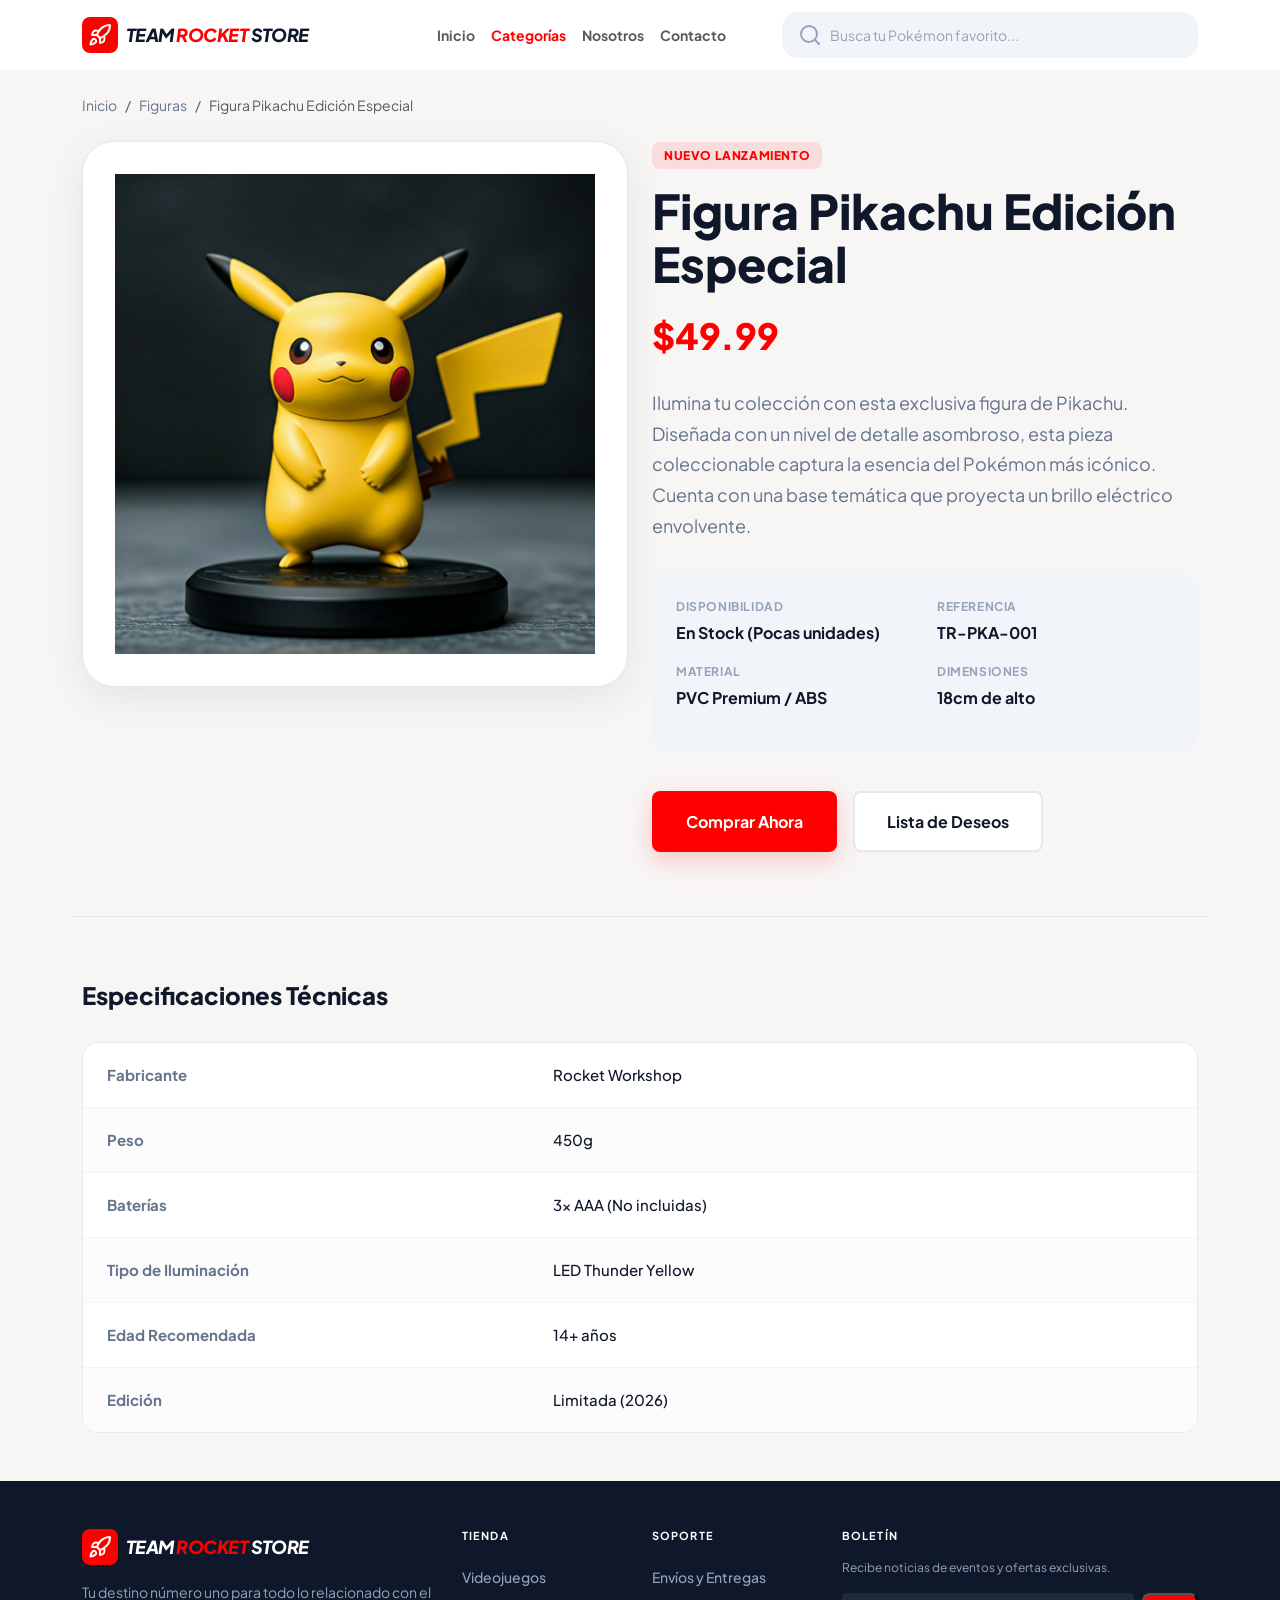
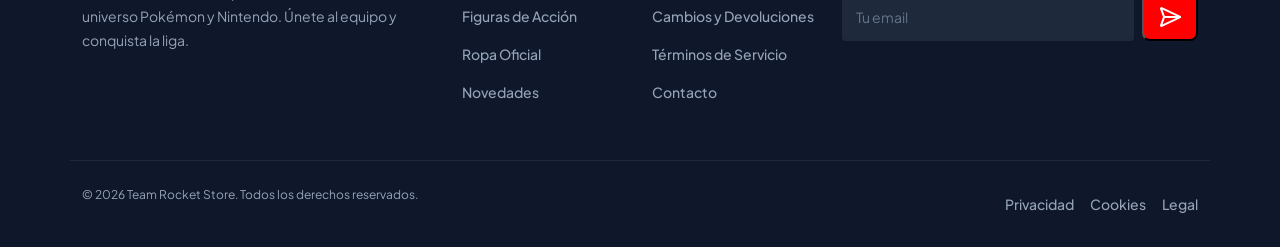
<file: productos/figura-pikachu.html>
<!doctype html>
<html lang="es-PE">

<head>
    <meta charset="UTF-8">
    <meta name="viewport" content="width=device-width, initial-scale=1.0">
    <meta name="description"
        content="Figura Pikachu Edición Especial - Coleccionable de alta gama con base iluminada. Solo en Team Rocket Store.">
    <title>Figura Pikachu Edición Especial - Team Rocket Store</title>
    <link rel="preconnect" href="https://fonts.googleapis.com">
    <link rel="preconnect" href="https://fonts.gstatic.com" crossorigin>
    <link href="https://fonts.googleapis.com/css2?family=Plus+Jakarta+Sans:wght@400;500;600;700;800&display=swap"
        rel="stylesheet">
    <link href="https://cdn.jsdelivr.net/npm/bootstrap@5.3.8/dist/css/bootstrap.min.css" rel="stylesheet"
        integrity="sha384-sRIl4kxILFvY47J16cr9ZwB07vP4J8+LH7qKQnuqkuIAvNWLzeN8tE5YBujZqJLB" crossorigin="anonymous">
    <link rel="stylesheet" href="/styles/main.css">
    <meta name="view-transition" content="same-origin">
</head>

<body>
    <header class="apc-site-header sticky-top py-1">
        <nav class="navbar navbar-expand-lg">
            <div class="container">
                <a href="/index.html" class="navbar-brand apc-logo" aria-label="Team Rocket Store - Inicio">
                    <div class="apc-logo__icon" aria-hidden="true">
                        <img src="/images/rocket.svg" alt="Rocket">
                    </div>
                    <span class="apc-logo__text">Team <span>Rocket</span> Store</span>
                </a>
                <button class="navbar-toggler" type="button" data-bs-toggle="collapse" data-bs-target="#navbarContent"
                    aria-controls="navbarContent" aria-expanded="false" aria-label="Toggle navigation">
                    <span class="navbar-toggler-icon"></span>
                </button>
                <div class="collapse navbar-collapse" id="navbarContent">
                    <ul class="navbar-nav ms-lg-auto me-lg-5 text-center text-lg-start">
                        <li class="nav-item">
                            <a class="nav-link" href="/index.html">Inicio</a>
                        </li>
                        <li class="nav-item">
                            <a class="nav-link active" aria-current="page" href="/categorias.html">Categorías</a>
                        </li>
                        <li class="nav-item">
                            <a class="nav-link" href="/nosotros.html">Nosotros</a>
                        </li>
                        <li class="nav-item">
                            <a class="nav-link" href="/contacto.html">Contacto</a>
                        </li>
                    </ul>
                    <form class="apc-search" role="search">
                        <div class="apc-search__wrapper">
                            <img src="/images/search.svg" class="apc-search__icon" alt="Search">
                            <label for="search-desktop" class="apc-visually-hidden">Buscar productos</label>
                            <input id="search-desktop" class="apc-search__input" type="search"
                                placeholder="Busca tu Pokémon favorito..."
                                aria-label="Buscar productos de Pokémon y Nintendo">
                        </div>
                    </form>
                </div>
            </div>
        </nav>
    </header>

    <main>
        <div class="container mt-4">
            <nav aria-label="breadcrumb">
                <ol class="breadcrumb apc-breadcrumb mb-4">
                    <li class="breadcrumb-item apc-breadcrumb__link"><a href="/index.html">Inicio</a></li>
                    <li class="breadcrumb-item apc-breadcrumb__link"><a href="/categorias.html#figuras">Figuras</a></li>
                    <li class="breadcrumb-item apc-breadcrumb__link active" aria-current="page">Figura Pikachu Edición
                        Especial</li>
                </ol>
            </nav>
        </div>

        <div class="container">
            <div class="row">
                <div class="col-12 col-lg-6">
                    <div class="apc-product-gallery">
                        <img src="/images/pikachu-toy.png" alt="Figura Pikachu Edición Especial"
                            class="apc-product-gallery__image" style="view-transition-name: pikachu-image;">
                    </div>
                </div>
                <div class="col-12 col-lg-6">
                    <div class="apc-product-info">
                        <span class="apc-product-info__badge">Nuevo Lanzamiento</span>
                        <h1 class="apc-product-info__title">Figura Pikachu Edición Especial</h1>
                        <div class="apc-product-info__price">$49.99</div>
                        <p class="apc-product-info__description">
                            Ilumina tu colección con esta exclusiva figura de Pikachu. Diseñada con un nivel de
                            detalle
                            asombroso, esta pieza coleccionable captura la esencia del Pokémon más icónico. Cuenta
                            con una
                            base temática que proyecta un brillo eléctrico envolvente.
                        </p>

                        <div class="apc-product-info__meta">
                            <div class="row">
                                <div class="col-12 col-md-6">
                                    <div class="apc-meta-item mb-3">
                                        <span class="apc-meta-item__label">Disponibilidad</span>
                                        <span class="apc-meta-item__value">En Stock (Pocas unidades)</span>
                                    </div>
                                </div>
                                <div class="col-12 col-md-6">
                                    <div class="apc-meta-item mb-3">
                                        <span class="apc-meta-item__label">Referencia</span>
                                        <span class="apc-meta-item__value">TR-PKA-001</span>
                                    </div>
                                </div>
                                <div class="col-12 col-md-6">
                                    <div class="apc-meta-item mb-3">
                                        <span class="apc-meta-item__label">Material</span>
                                        <span class="apc-meta-item__value">PVC Premium / ABS</span>
                                    </div>
                                </div>
                                <div class="col-12 col-md-6">
                                    <div class="apc-meta-item mb-3">
                                        <span class="apc-meta-item__label">Dimensiones</span>
                                        <span class="apc-meta-item__value">18cm de alto</span>
                                    </div>
                                </div>
                            </div>
                        </div>

                        <div class="apc-product-actions">
                            <button class="apc-btn apc-btn--primary">
                                Comprar Ahora
                            </button>
                            <button class="apc-btn apc-btn--outline">
                                Lista de Deseos
                            </button>
                        </div>
                    </div>
                </div>
            </div>
        </div>

        <div class="container apc-product-specifications mb-5">
            <div class="row">
                <div class="col">
                    <h2 class="apc-specs__title">Especificaciones Técnicas</h2>
                    <div class="apc-specs__table-wrapper">
                        <table class="apc-specs__table">
                            <tbody class="apc-specs__body">
                                <tr class="apc-specs__row">
                                    <td class="apc-specs__label">Fabricante</td>
                                    <td class="apc-specs__value">Rocket Workshop</td>
                                </tr>
                                <tr class="apc-specs__row">
                                    <td class="apc-specs__label">Peso</td>
                                    <td class="apc-specs__value">450g</td>
                                </tr>
                                <tr class="apc-specs__row">
                                    <td class="apc-specs__label">Baterías</td>
                                    <td class="apc-specs__value">3x AAA (No incluidas)</td>
                                </tr>
                                <tr class="apc-specs__row">
                                    <td class="apc-specs__label">Tipo de Iluminación</td>
                                    <td class="apc-specs__value">LED Thunder Yellow</td>
                                </tr>
                                <tr class="apc-specs__row">
                                    <td class="apc-specs__label">Edad Recomendada</td>
                                    <td class="apc-specs__value">14+ años</td>
                                </tr>
                                <tr class="apc-specs__row">
                                    <td class="apc-specs__label">Edición</td>
                                    <td class="apc-specs__value">Limitada (2026)</td>
                                </tr>
                            </tbody>
                        </table>
                    </div>
                </div>
            </div>
        </div>
    </main>

    <footer class="apc-site-footer pt-5 px-4 pb-4">
        <div class="container">
            <div class="row">
                <div class="col-12 col-md-6 col-lg-4">
                    <a href="/index.html" class="apc-logo" aria-label="Team Rocket Store">
                        <div class="apc-logo__icon" aria-hidden="true">
                            <img src="/images/rocket.svg" alt="Rocket">
                        </div>
                        <span class="apc-logo__text text-white">Team <span>Rocket</span> Store</span>
                    </a>
                    <p class="apc-site-footer__brand-description mt-3">
                        Tu destino número uno para todo lo relacionado con el universo
                        Pokémon y Nintendo. Únete al equipo y conquista la liga.
                    </p>
                </div>
                <div class="col-12 col-md-6 col-lg-2">
                    <nav aria-label="Links de la tienda">
                        <h3 class="apc-site-footer__heading text-uppercase text-white mb-3">Tienda</h3>
                        <ul class="nav flex-column">
                            <li class="nav-item">
                                <a href="/categorias.html#videojuegos" class="nav-link">
                                    Videojuegos
                                </a>
                            </li>
                            <li class="nav-item">
                                <a href="/categorias.html#figuras" class="nav-link">
                                    Figuras de Acción
                                </a>
                            </li>
                            <li class="nav-item">
                                <a href="/categorias.html#ropa" class="nav-link">
                                    Ropa Oficial
                                </a>
                            </li>
                            <li class="nav-item">
                                <a href="/categorias.html#ediciones-especiales" class="nav-link">
                                    Novedades
                                </a>
                            </li>
                        </ul>
                    </nav>
                </div>
                <div class="col-12 col-md-6 col-lg-2">
                    <nav aria-label="Links de soporte">
                        <h3 class="apc-site-footer__heading text-uppercase text-white mb-3">Soporte</h3>
                        <ul class="nav flex-column">
                            <li class="nav-item">
                                <a href="#" class="nav-link">Envíos y Entregas</a>
                            </li>
                            <li class="nav-item">
                                <a href="#" class="nav-link">Cambios y Devoluciones</a>
                            </li>
                            <li class="nav-item">
                                <a href="#" class="nav-link">Términos de Servicio</a>
                            </li>
                            <li class="nav-item">
                                <a href="/contacto.html" class="nav-link">Contacto</a>
                            </li>
                        </ul>
                    </nav>
                </div>
                <div class="col-12 col-md-6 col-lg-4">
                    <h3 class="apc-site-footer__heading text-uppercase text-white mb-3">Boletín</h3>
                    <p class="apc-site-footer__newsletter-text mb-3">
                        Recibe noticias de eventos y ofertas exclusivas.
                    </p>
                    <form class="d-flex gap-2" aria-label="Formulario de suscripción al boletín">
                        <label for="newsletter-email" class="apc-visually-hidden">Tu correo electrónico</label>
                        <input id="newsletter-email" class="apc-site-footer__newsletter-input border-0 rounded-1"
                            type="email" placeholder="Tu email" required>
                        <button class="apc-site-footer__newsletter-btn" type="submit"
                            aria-label="Suscribirse al boletín">
                            <svg xmlns="http://www.w3.org/2000/svg" width="24" height="24" viewBox="0 0 24 24"
                                fill="none" stroke="currentColor" stroke-width="2" stroke-linecap="round"
                                stroke-linejoin="round">
                                <path
                                    d="M3.714 3.048a.498.498 0 0 0-.683.627l2.843 7.627a2 2 0 0 1 0 1.396l-2.842 7.627a.498.498 0 0 0 .682.627l18-8.5a.5.5 0 0 0 0-.904z" />
                                <path d="M6 12h16" />
                            </svg>
                        </button>
                    </form>
                </div>
            </div>
        </div>

        <div class="container apc-site-footer__bottom mt-5 pt-4">
            <div class="row">
                <div class="col-12 col-md-6 col-lg-6">
                    <p>© 2026 Team Rocket Store. Todos los derechos reservados.</p>
                </div>
                <div class="col-12 col-md-6 col-lg-6">
                    <ul class="nav gap-3 justify-content-center justify-content-md-end" aria-label="Links legales">
                        <li class="nav-item">
                            <a class="nav-link" href="#">Privacidad</a>
                        </li>
                        <li class="nav-item">
                            <a class="nav-link" href="#">Cookies</a>
                        </li>
                        <li class="nav-item">
                            <a class="nav-link" href="#">Legal</a>
                        </li>
                    </ul>
                </div>
            </div>
        </div>
    </footer>
    <script src="https://cdn.jsdelivr.net/npm/bootstrap@5.3.8/dist/js/bootstrap.bundle.min.js"
        integrity="sha384-FKyoEForCGlyvwx9Hj09JcYn3nv7wiPVlz7YYwJrWVcXK/BmnVDxM+D2scQbITxI"
        crossorigin="anonymous"></script>
</body>

</html>
</file>
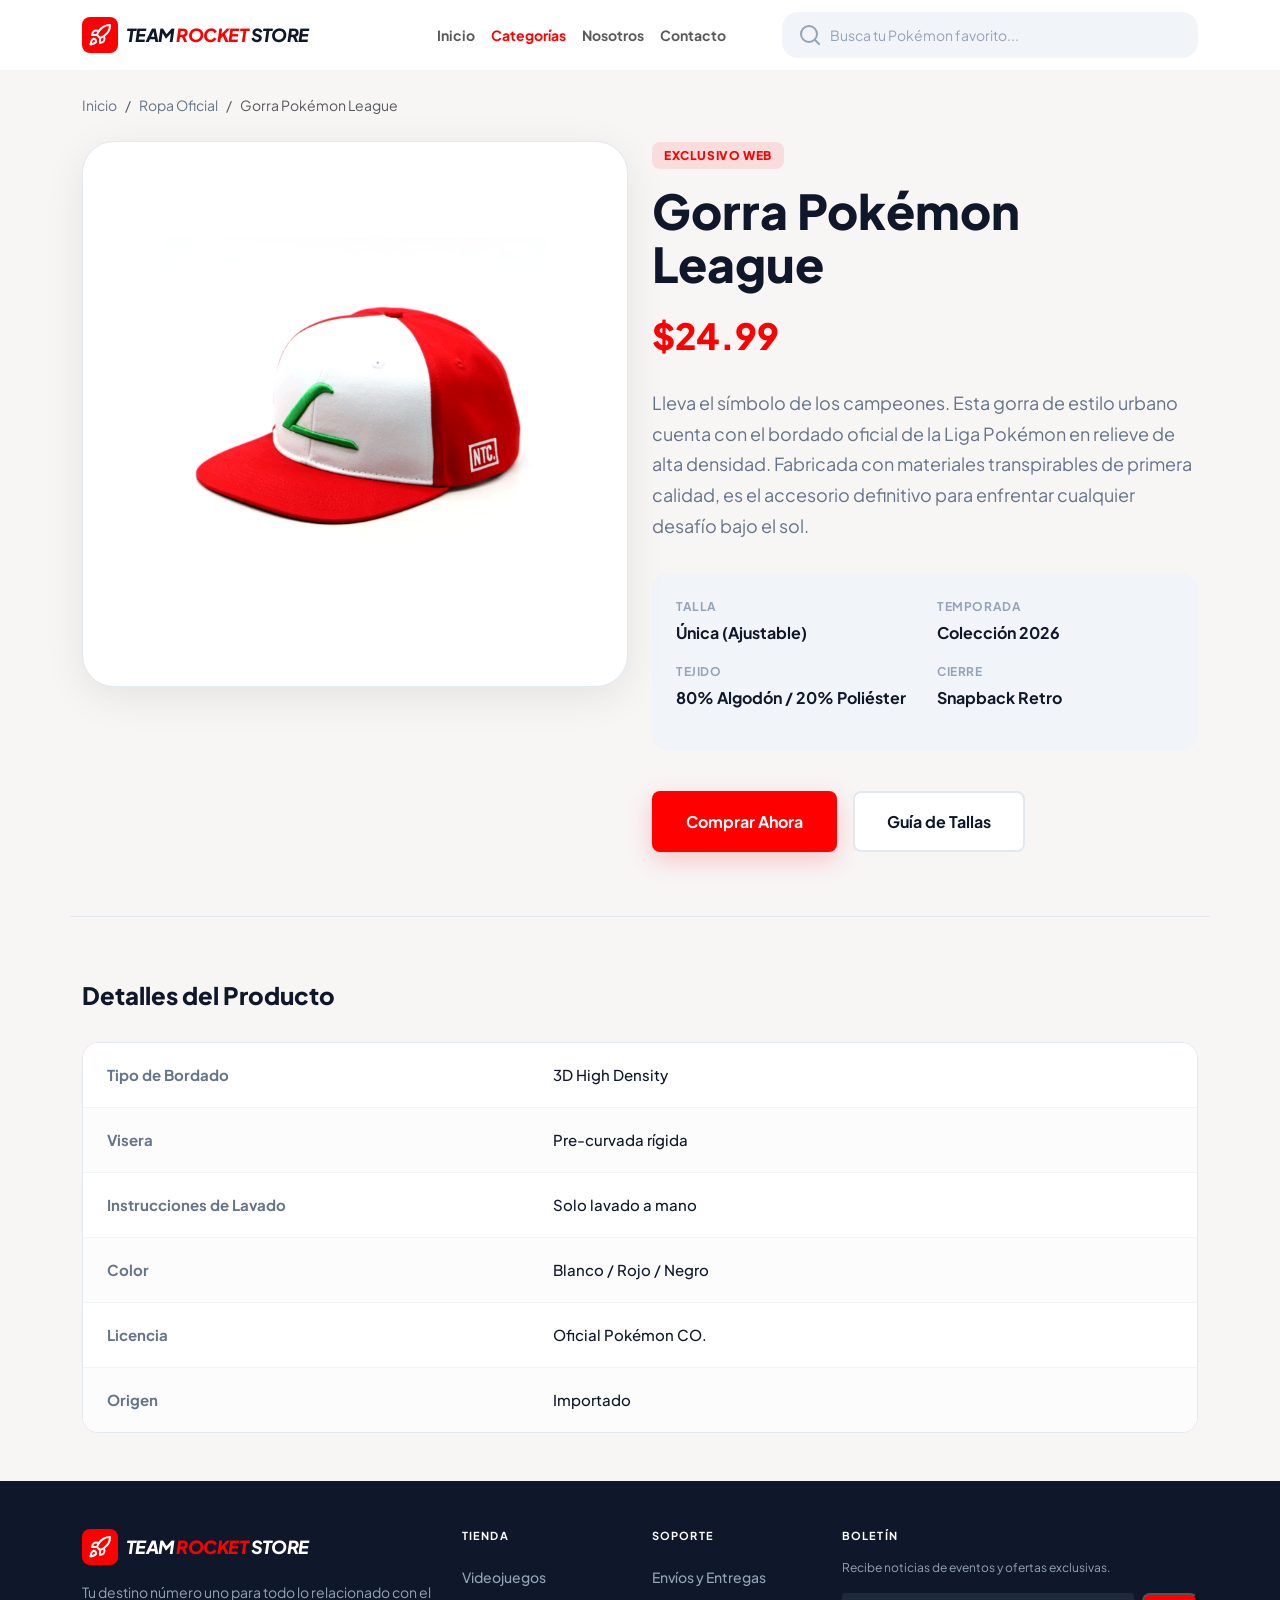
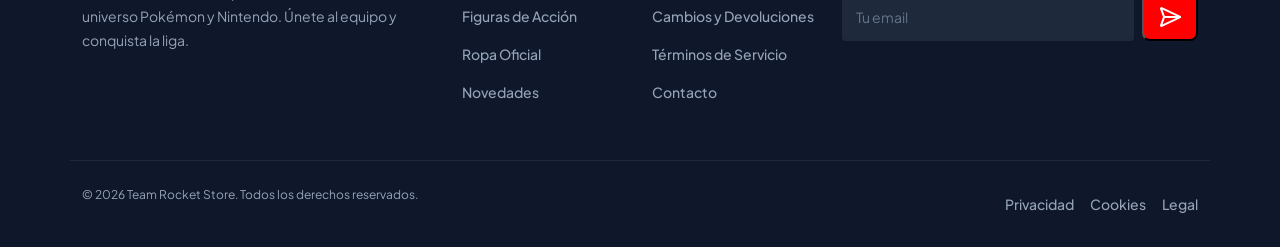
<file: productos/gorra-league.html>
<!doctype html>
<html lang="es-PE">

<head>
    <meta charset="UTF-8">
    <meta name="viewport" content="width=device-width, initial-scale=1.0">
    <meta name="description"
        content="Gorra Pokémon League - Gorra oficial bordada de alta calidad. El accesorio perfecto para cualquier entrenador.">
    <title>Gorra Pokémon League - Team Rocket Store</title>
    <link rel="preconnect" href="https://fonts.googleapis.com">
    <link rel="preconnect" href="https://fonts.gstatic.com" crossorigin>
    <link href="https://fonts.googleapis.com/css2?family=Plus+Jakarta+Sans:wght@400;500;600;700;800&display=swap"
        rel="stylesheet">
    <link href="https://cdn.jsdelivr.net/npm/bootstrap@5.3.8/dist/css/bootstrap.min.css" rel="stylesheet"
        integrity="sha384-sRIl4kxILFvY47J16cr9ZwB07vP4J8+LH7qKQnuqkuIAvNWLzeN8tE5YBujZqJLB" crossorigin="anonymous">
    <link rel="stylesheet" href="/styles/main.css">
    <meta name="view-transition" content="same-origin">
</head>

<body>
    <header class="apc-site-header sticky-top py-1">
        <nav class="navbar navbar-expand-lg">
            <div class="container">
                <a href="/index.html" class="navbar-brand apc-logo" aria-label="Team Rocket Store - Inicio">
                    <div class="apc-logo__icon" aria-hidden="true">
                        <img src="/images/rocket.svg" alt="Rocket">
                    </div>
                    <span class="apc-logo__text">Team <span>Rocket</span> Store</span>
                </a>
                <button class="navbar-toggler" type="button" data-bs-toggle="collapse" data-bs-target="#navbarContent"
                    aria-controls="navbarContent" aria-expanded="false" aria-label="Toggle navigation">
                    <span class="navbar-toggler-icon"></span>
                </button>
                <div class="collapse navbar-collapse" id="navbarContent">
                    <ul class="navbar-nav ms-lg-auto me-lg-5 text-center text-lg-start">
                        <li class="nav-item">
                            <a class="nav-link" href="/index.html">Inicio</a>
                        </li>
                        <li class="nav-item">
                            <a class="nav-link active" aria-current="page" href="/categorias.html">Categorías</a>
                        </li>
                        <li class="nav-item">
                            <a class="nav-link" href="/nosotros.html">Nosotros</a>
                        </li>
                        <li class="nav-item">
                            <a class="nav-link" href="/contacto.html">Contacto</a>
                        </li>
                    </ul>
                    <form class="apc-search" role="search">
                        <div class="apc-search__wrapper">
                            <img src="/images/search.svg" class="apc-search__icon" alt="Search">
                            <label for="search-desktop" class="apc-visually-hidden">Buscar productos</label>
                            <input id="search-desktop" class="apc-search__input" type="search"
                                placeholder="Busca tu Pokémon favorito..."
                                aria-label="Buscar productos de Pokémon y Nintendo">
                        </div>
                    </form>
                </div>
            </div>
        </nav>
    </header>

    <main>
        <div class="container mt-4">
            <nav aria-label="breadcrumb">
                <ol class="breadcrumb apc-breadcrumb mb-4">
                    <li class="breadcrumb-item apc-breadcrumb__link"><a href="/index.html">Inicio</a></li>
                    <li class="breadcrumb-item apc-breadcrumb__link"><a href="/categorias.html#ropa">Ropa Oficial</a>
                    </li>
                    <li class="breadcrumb-item apc-breadcrumb__link active" aria-current="page">Gorra Pokémon League
                    </li>
                </ol>
            </nav>
        </div>

        <div class="container">
            <div class="row">
                <div class="col-12 col-lg-6">
                    <div class="apc-product-gallery">
                        <img src="/images/gorra-league.png" alt="Gorra Pokémon League"
                            class="apc-product-gallery__image" style="view-transition-name: gorra-image;">
                    </div>
                </div>
                <div class="col-12 col-lg-6">
                    <div class="apc-product-info">
                        <span class="apc-product-info__badge">Exclusivo Web</span>
                        <h1 class="apc-product-info__title">Gorra Pokémon League</h1>
                        <div class="apc-product-info__price">$24.99</div>
                        <p class="apc-product-info__description">
                            Lleva el símbolo de los campeones. Esta gorra de estilo urbano cuenta con el bordado
                            oficial de
                            la Liga Pokémon en relieve de alta densidad. Fabricada con materiales transpirables de
                            primera
                            calidad, es el accesorio definitivo para enfrentar cualquier desafío bajo el sol.
                        </p>

                        <div class="apc-product-info__meta">
                            <div class="row">
                                <div class="col-12 col-md-6">
                                    <div class="apc-meta-item mb-3">
                                        <span class="apc-meta-item__label">Talla</span>
                                        <span class="apc-meta-item__value">Única (Ajustable)</span>
                                    </div>
                                </div>
                                <div class="col-12 col-md-6">
                                    <div class="apc-meta-item mb-3">
                                        <span class="apc-meta-item__label">Temporada</span>
                                        <span class="apc-meta-item__value">Colección 2026</span>
                                    </div>
                                </div>
                                <div class="col-12 col-md-6">
                                    <div class="apc-meta-item mb-3">
                                        <span class="apc-meta-item__label">Tejido</span>
                                        <span class="apc-meta-item__value">80% Algodón / 20% Poliéster</span>
                                    </div>
                                </div>
                                <div class="col-12 col-md-6">
                                    <div class="apc-meta-item mb-3">
                                        <span class="apc-meta-item__label">Cierre</span>
                                        <span class="apc-meta-item__value">Snapback Retro</span>
                                    </div>
                                </div>
                            </div>
                        </div>

                        <div class="apc-product-actions">
                            <button class="apc-btn apc-btn--primary">
                                Comprar Ahora
                            </button>
                            <button class="apc-btn apc-btn--outline">
                                Guía de Tallas
                            </button>
                        </div>
                    </div>
                </div>
            </div>



        </div>

        <div class="container apc-product-specifications mb-5">
            <div class="row">
                <div class="col">
                    <h2 class="apc-specs__title">Detalles del Producto</h2>
                    <div class="apc-specs__table-wrapper">
                        <table class="apc-specs__table">
                            <tbody class="apc-specs__body">
                                <tr class="apc-specs__row">
                                    <td class="apc-specs__label">Tipo de Bordado</td>
                                    <td class="apc-specs__value">3D High Density</td>
                                </tr>
                                <tr class="apc-specs__row">
                                    <td class="apc-specs__label">Visera</td>
                                    <td class="apc-specs__value">Pre-curvada rígida</td>
                                </tr>
                                <tr class="apc-specs__row">
                                    <td class="apc-specs__label">Instrucciones de Lavado</td>
                                    <td class="apc-specs__value">Solo lavado a mano</td>
                                </tr>
                                <tr class="apc-specs__row">
                                    <td class="apc-specs__label">Color</td>
                                    <td class="apc-specs__value">Blanco / Rojo / Negro</td>
                                </tr>
                                <tr class="apc-specs__row">
                                    <td class="apc-specs__label">Licencia</td>
                                    <td class="apc-specs__value">Oficial Pokémon CO.</td>
                                </tr>
                                <tr class="apc-specs__row">
                                    <td class="apc-specs__label">Origen</td>
                                    <td class="apc-specs__value">Importado</td>
                                </tr>
                            </tbody>
                        </table>
                    </div>
                </div>
            </div>
        </div>

    </main>

    <footer class="apc-site-footer pt-5 px-4 pb-4">
        <div class="container">
            <div class="row">
                <div class="col-12 col-md-6 col-lg-4">
                    <a href="/index.html" class="apc-logo" aria-label="Team Rocket Store">
                        <div class="apc-logo__icon" aria-hidden="true">
                            <img src="/images/rocket.svg" alt="Rocket">
                        </div>
                        <span class="apc-logo__text text-white">Team <span>Rocket</span> Store</span>
                    </a>
                    <p class="apc-site-footer__brand-description mt-3">
                        Tu destino número uno para todo lo relacionado con el universo
                        Pokémon y Nintendo. Únete al equipo y conquista la liga.
                    </p>
                </div>
                <div class="col-12 col-md-6 col-lg-2">
                    <nav aria-label="Links de la tienda">
                        <h3 class="apc-site-footer__heading text-uppercase text-white mb-3">Tienda</h3>
                        <ul class="nav flex-column">
                            <li class="nav-item">
                                <a href="/categorias.html#videojuegos" class="nav-link">
                                    Videojuegos
                                </a>
                            </li>
                            <li class="nav-item">
                                <a href="/categorias.html#figuras" class="nav-link">
                                    Figuras de Acción
                                </a>
                            </li>
                            <li class="nav-item">
                                <a href="/categorias.html#ropa" class="nav-link">
                                    Ropa Oficial
                                </a>
                            </li>
                            <li class="nav-item">
                                <a href="/categorias.html#ediciones-especiales" class="nav-link">
                                    Novedades
                                </a>
                            </li>
                        </ul>
                    </nav>
                </div>
                <div class="col-12 col-md-6 col-lg-2">
                    <nav aria-label="Links de soporte">
                        <h3 class="apc-site-footer__heading text-uppercase text-white mb-3">Soporte</h3>
                        <ul class="nav flex-column">
                            <li class="nav-item">
                                <a href="#" class="nav-link">Envíos y Entregas</a>
                            </li>
                            <li class="nav-item">
                                <a href="#" class="nav-link">Cambios y Devoluciones</a>
                            </li>
                            <li class="nav-item">
                                <a href="#" class="nav-link">Términos de Servicio</a>
                            </li>
                            <li class="nav-item">
                                <a href="/contacto.html" class="nav-link">Contacto</a>
                            </li>
                        </ul>
                    </nav>
                </div>
                <div class="col-12 col-md-6 col-lg-4">
                    <h3 class="apc-site-footer__heading text-uppercase text-white mb-3">Boletín</h3>
                    <p class="apc-site-footer__newsletter-text mb-3">
                        Recibe noticias de eventos y ofertas exclusivas.
                    </p>
                    <form class="d-flex gap-2" aria-label="Formulario de suscripción al boletín">
                        <label for="newsletter-email" class="apc-visually-hidden">Tu correo electrónico</label>
                        <input id="newsletter-email" class="apc-site-footer__newsletter-input border-0 rounded-1"
                            type="email" placeholder="Tu email" required>
                        <button class="apc-site-footer__newsletter-btn" type="submit"
                            aria-label="Suscribirse al boletín">
                            <svg xmlns="http://www.w3.org/2000/svg" width="24" height="24" viewBox="0 0 24 24"
                                fill="none" stroke="currentColor" stroke-width="2" stroke-linecap="round"
                                stroke-linejoin="round">
                                <path
                                    d="M3.714 3.048a.498.498 0 0 0-.683.627l2.843 7.627a2 2 0 0 1 0 1.396l-2.842 7.627a.498.498 0 0 0 .682.627l18-8.5a.5.5 0 0 0 0-.904z" />
                                <path d="M6 12h16" />
                            </svg>
                        </button>
                    </form>
                </div>
            </div>
        </div>

        <div class="container apc-site-footer__bottom mt-5 pt-4">
            <div class="row">
                <div class="col-12 col-md-6 col-lg-6">
                    <p>© 2026 Team Rocket Store. Todos los derechos reservados.</p>
                </div>
                <div class="col-12 col-md-6 col-lg-6">
                    <ul class="nav gap-3 justify-content-center justify-content-md-end" aria-label="Links legales">
                        <li class="nav-item">
                            <a class="nav-link" href="#">Privacidad</a>
                        </li>
                        <li class="nav-item">
                            <a class="nav-link" href="#">Cookies</a>
                        </li>
                        <li class="nav-item">
                            <a class="nav-link" href="#">Legal</a>
                        </li>
                    </ul>
                </div>
            </div>
        </div>
    </footer>
    <script src="https://cdn.jsdelivr.net/npm/bootstrap@5.3.8/dist/js/bootstrap.bundle.min.js"
        integrity="sha384-FKyoEForCGlyvwx9Hj09JcYn3nv7wiPVlz7YYwJrWVcXK/BmnVDxM+D2scQbITxI"
        crossorigin="anonymous"></script>
</body>

</html>
</file>
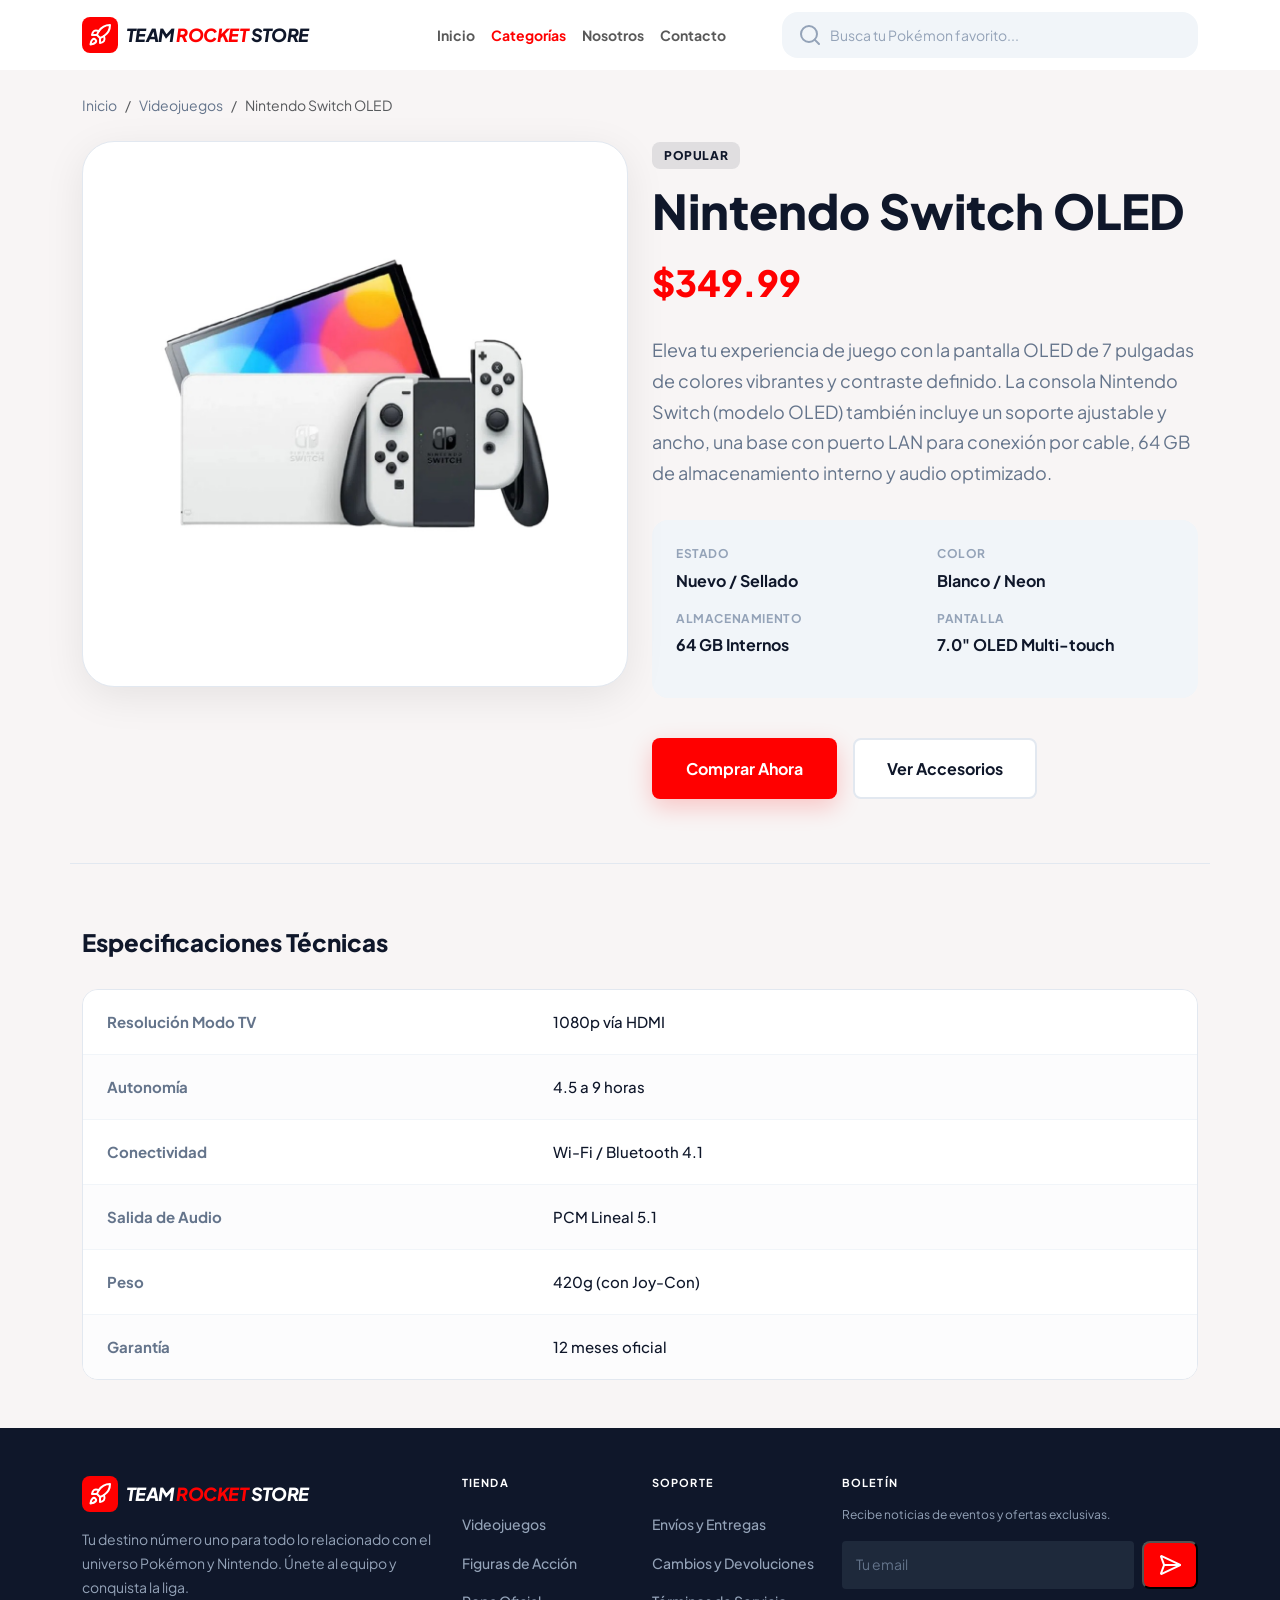
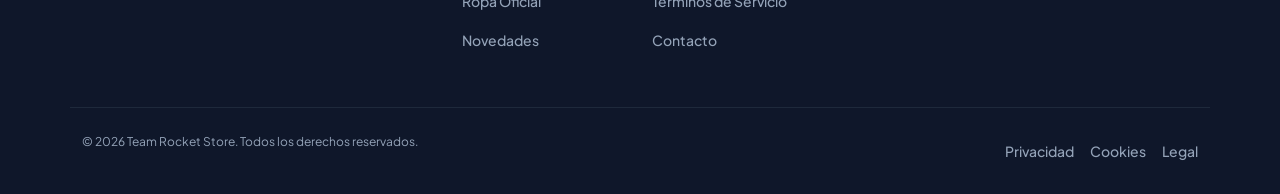
<file: productos/switch-oled.html>
<!doctype html>
<html lang="es-PE">

<head>
    <meta charset="UTF-8">
    <meta name="viewport" content="width=device-width, initial-scale=1.0">
    <meta name="description"
        content="Nintendo Switch OLED - La mejor experiencia de juego portátil con pantalla OLED de 7 pulgadas. Disponible en Team Rocket Store.">
    <title>Nintendo Switch OLED - Team Rocket Store</title>
    <link rel="preconnect" href="https://fonts.googleapis.com">
    <link rel="preconnect" href="https://fonts.gstatic.com" crossorigin>
    <link href="https://fonts.googleapis.com/css2?family=Plus+Jakarta+Sans:wght@400;500;600;700;800&display=swap"
        rel="stylesheet">
    <link href="https://cdn.jsdelivr.net/npm/bootstrap@5.3.8/dist/css/bootstrap.min.css" rel="stylesheet"
        integrity="sha384-sRIl4kxILFvY47J16cr9ZwB07vP4J8+LH7qKQnuqkuIAvNWLzeN8tE5YBujZqJLB" crossorigin="anonymous">
    <link rel="stylesheet" href="/styles/main.css">
    <meta name="view-transition" content="same-origin">
</head>

<body>
    <header class="apc-site-header sticky-top py-1">
        <nav class="navbar navbar-expand-lg">
            <div class="container">
                <a href="/index.html" class="navbar-brand apc-logo" aria-label="Team Rocket Store - Inicio">
                    <div class="apc-logo__icon" aria-hidden="true">
                        <img src="/images/rocket.svg" alt="Rocket">
                    </div>
                    <span class="apc-logo__text">Team <span>Rocket</span> Store</span>
                </a>
                <button class="navbar-toggler" type="button" data-bs-toggle="collapse" data-bs-target="#navbarContent"
                    aria-controls="navbarContent" aria-expanded="false" aria-label="Toggle navigation">
                    <span class="navbar-toggler-icon"></span>
                </button>
                <div class="collapse navbar-collapse" id="navbarContent">
                    <ul class="navbar-nav ms-lg-auto me-lg-5 text-center text-lg-start">
                        <li class="nav-item">
                            <a class="nav-link" href="/index.html">Inicio</a>
                        </li>
                        <li class="nav-item">
                            <a class="nav-link active" aria-current="page" href="/categorias.html">Categorías</a>
                        </li>
                        <li class="nav-item">
                            <a class="nav-link" href="/nosotros.html">Nosotros</a>
                        </li>
                        <li class="nav-item">
                            <a class="nav-link" href="/contacto.html">Contacto</a>
                        </li>
                    </ul>
                    <form class="apc-search" role="search">
                        <div class="apc-search__wrapper">
                            <img src="/images/search.svg" class="apc-search__icon" alt="Search">
                            <label for="search-desktop" class="apc-visually-hidden">Buscar productos</label>
                            <input id="search-desktop" class="apc-search__input" type="search"
                                placeholder="Busca tu Pokémon favorito..."
                                aria-label="Buscar productos de Pokémon y Nintendo">
                        </div>
                    </form>
                </div>
            </div>
        </nav>
    </header>

    <main>
        <div class="container mt-4">
            <nav aria-label="breadcrumb">
                <ol class="breadcrumb apc-breadcrumb mb-4">
                    <li class="breadcrumb-item apc-breadcrumb__link"><a href="/index.html">Inicio</a></li>
                    <li class="breadcrumb-item apc-breadcrumb__link"><a
                            href="/categorias.html#videojuegos">Videojuegos</a></li>
                    <li class="breadcrumb-item apc-breadcrumb__link active" aria-current="page">Nintendo Switch OLED
                    </li>
                </ol>
            </nav>
        </div>

        <div class="container">
            <div class="row">
                <div class="col-12 col-lg-6">
                    <div class="apc-product-gallery">
                        <img src="/images/switch-oled.jpg" alt="Nintendo Switch OLED Blanco"
                            class="apc-product-gallery__image" style="view-transition-name: switch-image;">
                    </div>
                </div>
                <div class="col-12 col-lg-6">
                    <div class="apc-product-info">
                        <span class="apc-product-info__badge"
                            style="background: rgba(15, 23, 42, 0.1); color: #0f172a;">Popular</span>
                        <h1 class="apc-product-info__title">Nintendo Switch OLED</h1>
                        <div class="apc-product-info__price">$349.99</div>
                        <p class="apc-product-info__description">
                            Eleva tu experiencia de juego con la pantalla OLED de 7 pulgadas de colores vibrantes y
                            contraste definido. La consola Nintendo Switch (modelo OLED) también incluye un soporte
                            ajustable y ancho, una base con puerto LAN para conexión por cable, 64 GB de
                            almacenamiento
                            interno y audio optimizado.
                        </p>

                        <div class="apc-product-info__meta">
                            <div class="row">
                                <div class="col-12 col-md-6">
                                    <div class="apc-meta-item mb-3">
                                        <span class="apc-meta-item__label">Estado</span>
                                        <span class="apc-meta-item__value">Nuevo / Sellado</span>
                                    </div>
                                </div>
                                <div class="col-12 col-md-6">
                                    <div class="apc-meta-item mb-3">
                                        <span class="apc-meta-item__label">Color</span>
                                        <span class="apc-meta-item__value">Blanco / Neon</span>
                                    </div>
                                </div>
                                <div class="col-12 col-md-6">
                                    <div class="apc-meta-item mb-3">
                                        <span class="apc-meta-item__label">Almacenamiento</span>
                                        <span class="apc-meta-item__value">64 GB Internos</span>
                                    </div>
                                </div>
                                <div class="col-12 col-md-6">
                                    <div class="apc-meta-item mb-3">
                                        <span class="apc-meta-item__label">Pantalla</span>
                                        <span class="apc-meta-item__value">7.0" OLED Multi-touch</span>
                                    </div>
                                </div>
                            </div>
                        </div>

                        <div class="apc-product-actions">
                            <button class="apc-btn apc-btn--primary">
                                Comprar Ahora
                            </button>
                            <button class="apc-btn apc-btn--outline">
                                Ver Accesorios
                            </button>
                        </div>
                    </div>
                </div>
            </div>
        </div>

        <div class="container apc-product-specifications mb-5">
            <div class="row">
                <div class="col">
                    <h2 class="apc-specs__title">Especificaciones Técnicas</h2>
                    <div class="apc-specs__table-wrapper">
                        <table class="apc-specs__table">
                            <tbody class="apc-specs__body">
                                <tr class="apc-specs__row">
                                    <td class="apc-specs__label">Resolución Modo TV</td>
                                    <td class="apc-specs__value">1080p vía HDMI</td>
                                </tr>
                                <tr class="apc-specs__row">
                                    <td class="apc-specs__label">Autonomía</td>
                                    <td class="apc-specs__value">4.5 a 9 horas</td>
                                </tr>
                                <tr class="apc-specs__row">
                                    <td class="apc-specs__label">Conectividad</td>
                                    <td class="apc-specs__value">Wi-Fi / Bluetooth 4.1</td>
                                </tr>
                                <tr class="apc-specs__row">
                                    <td class="apc-specs__label">Salida de Audio</td>
                                    <td class="apc-specs__value">PCM Lineal 5.1</td>
                                </tr>
                                <tr class="apc-specs__row">
                                    <td class="apc-specs__label">Peso</td>
                                    <td class="apc-specs__value">420g (con Joy-Con)</td>
                                </tr>
                                <tr class="apc-specs__row">
                                    <td class="apc-specs__label">Garantía</td>
                                    <td class="apc-specs__value">12 meses oficial</td>
                                </tr>
                            </tbody>
                        </table>
                    </div>
                </div>
            </div>
        </div>
    </main>

    <footer class="apc-site-footer pt-5 px-4 pb-4">
        <div class="container">
            <div class="row">
                <div class="col-12 col-md-6 col-lg-4">
                    <a href="/index.html" class="apc-logo" aria-label="Team Rocket Store">
                        <div class="apc-logo__icon" aria-hidden="true">
                            <img src="/images/rocket.svg" alt="Rocket">
                        </div>
                        <span class="apc-logo__text text-white">Team <span>Rocket</span> Store</span>
                    </a>
                    <p class="apc-site-footer__brand-description mt-3">
                        Tu destino número uno para todo lo relacionado con el universo
                        Pokémon y Nintendo. Únete al equipo y conquista la liga.
                    </p>
                </div>
                <div class="col-12 col-md-6 col-lg-2">
                    <nav aria-label="Links de la tienda">
                        <h3 class="apc-site-footer__heading text-uppercase text-white mb-3">Tienda</h3>
                        <ul class="nav flex-column">
                            <li class="nav-item">
                                <a href="/categorias.html#videojuegos" class="nav-link">
                                    Videojuegos
                                </a>
                            </li>
                            <li class="nav-item">
                                <a href="/categorias.html#figuras" class="nav-link">
                                    Figuras de Acción
                                </a>
                            </li>
                            <li class="nav-item">
                                <a href="/categorias.html#ropa" class="nav-link">
                                    Ropa Oficial
                                </a>
                            </li>
                            <li class="nav-item">
                                <a href="/categorias.html#ediciones-especiales" class="nav-link">
                                    Novedades
                                </a>
                            </li>
                        </ul>
                    </nav>
                </div>
                <div class="col-12 col-md-6 col-lg-2">
                    <nav aria-label="Links de soporte">
                        <h3 class="apc-site-footer__heading text-uppercase text-white mb-3">Soporte</h3>
                        <ul class="nav flex-column">
                            <li class="nav-item">
                                <a href="#" class="nav-link">Envíos y Entregas</a>
                            </li>
                            <li class="nav-item">
                                <a href="#" class="nav-link">Cambios y Devoluciones</a>
                            </li>
                            <li class="nav-item">
                                <a href="#" class="nav-link">Términos de Servicio</a>
                            </li>
                            <li class="nav-item">
                                <a href="/contacto.html" class="nav-link">Contacto</a>
                            </li>
                        </ul>
                    </nav>
                </div>
                <div class="col-12 col-md-6 col-lg-4">
                    <h3 class="apc-site-footer__heading text-uppercase text-white mb-3">Boletín</h3>
                    <p class="apc-site-footer__newsletter-text mb-3">
                        Recibe noticias de eventos y ofertas exclusivas.
                    </p>
                    <form class="d-flex gap-2" aria-label="Formulario de suscripción al boletín">
                        <label for="newsletter-email" class="apc-visually-hidden">Tu correo electrónico</label>
                        <input id="newsletter-email" class="apc-site-footer__newsletter-input border-0 rounded-1"
                            type="email" placeholder="Tu email" required>
                        <button class="apc-site-footer__newsletter-btn" type="submit"
                            aria-label="Suscribirse al boletín">
                            <svg xmlns="http://www.w3.org/2000/svg" width="24" height="24" viewBox="0 0 24 24"
                                fill="none" stroke="currentColor" stroke-width="2" stroke-linecap="round"
                                stroke-linejoin="round">
                                <path
                                    d="M3.714 3.048a.498.498 0 0 0-.683.627l2.843 7.627a2 2 0 0 1 0 1.396l-2.842 7.627a.498.498 0 0 0 .682.627l18-8.5a.5.5 0 0 0 0-.904z" />
                                <path d="M6 12h16" />
                            </svg>
                        </button>
                    </form>
                </div>
            </div>
        </div>

        <div class="container apc-site-footer__bottom mt-5 pt-4">
            <div class="row">
                <div class="col-12 col-md-6 col-lg-6">
                    <p>© 2026 Team Rocket Store. Todos los derechos reservados.</p>
                </div>
                <div class="col-12 col-md-6 col-lg-6">
                    <ul class="nav gap-3 justify-content-center justify-content-md-end" aria-label="Links legales">
                        <li class="nav-item">
                            <a class="nav-link" href="#">Privacidad</a>
                        </li>
                        <li class="nav-item">
                            <a class="nav-link" href="#">Cookies</a>
                        </li>
                        <li class="nav-item">
                            <a class="nav-link" href="#">Legal</a>
                        </li>
                    </ul>
                </div>
            </div>
        </div>
    </footer>
    <script src="https://cdn.jsdelivr.net/npm/bootstrap@5.3.8/dist/js/bootstrap.bundle.min.js"
        integrity="sha384-FKyoEForCGlyvwx9Hj09JcYn3nv7wiPVlz7YYwJrWVcXK/BmnVDxM+D2scQbITxI"
        crossorigin="anonymous"></script>
</body>

</html>
</file>
<file: styles/main.css>
/* BASE */
@import "./base/base.css";
@import "./base/animations.css";
@import "./base/helpers.css";
@import "./base/transitions.css";

/* LAYOUT */
@import "./layout/header.css";
@import "./layout/search.css";
@import "./layout/footer.css";

/* COMPONENTS */
@import "./components/hero.css";
@import "./components/buttons.css";
@import "./components/benefits.css";
@import "./components/section.css";
@import "./components/product-card.css";
@import "./components/category-card.css";
@import "./components/cta.css";
@import "./components/badge.css";

/* PAGES */
@import "./pages/categorias.css";
@import "./pages/nosotros.css";
@import "./pages/contacto.css";
@import "./pages/producto.css";

/* UTILITIES */
@import "./utilities/responsive.css";
</file>
